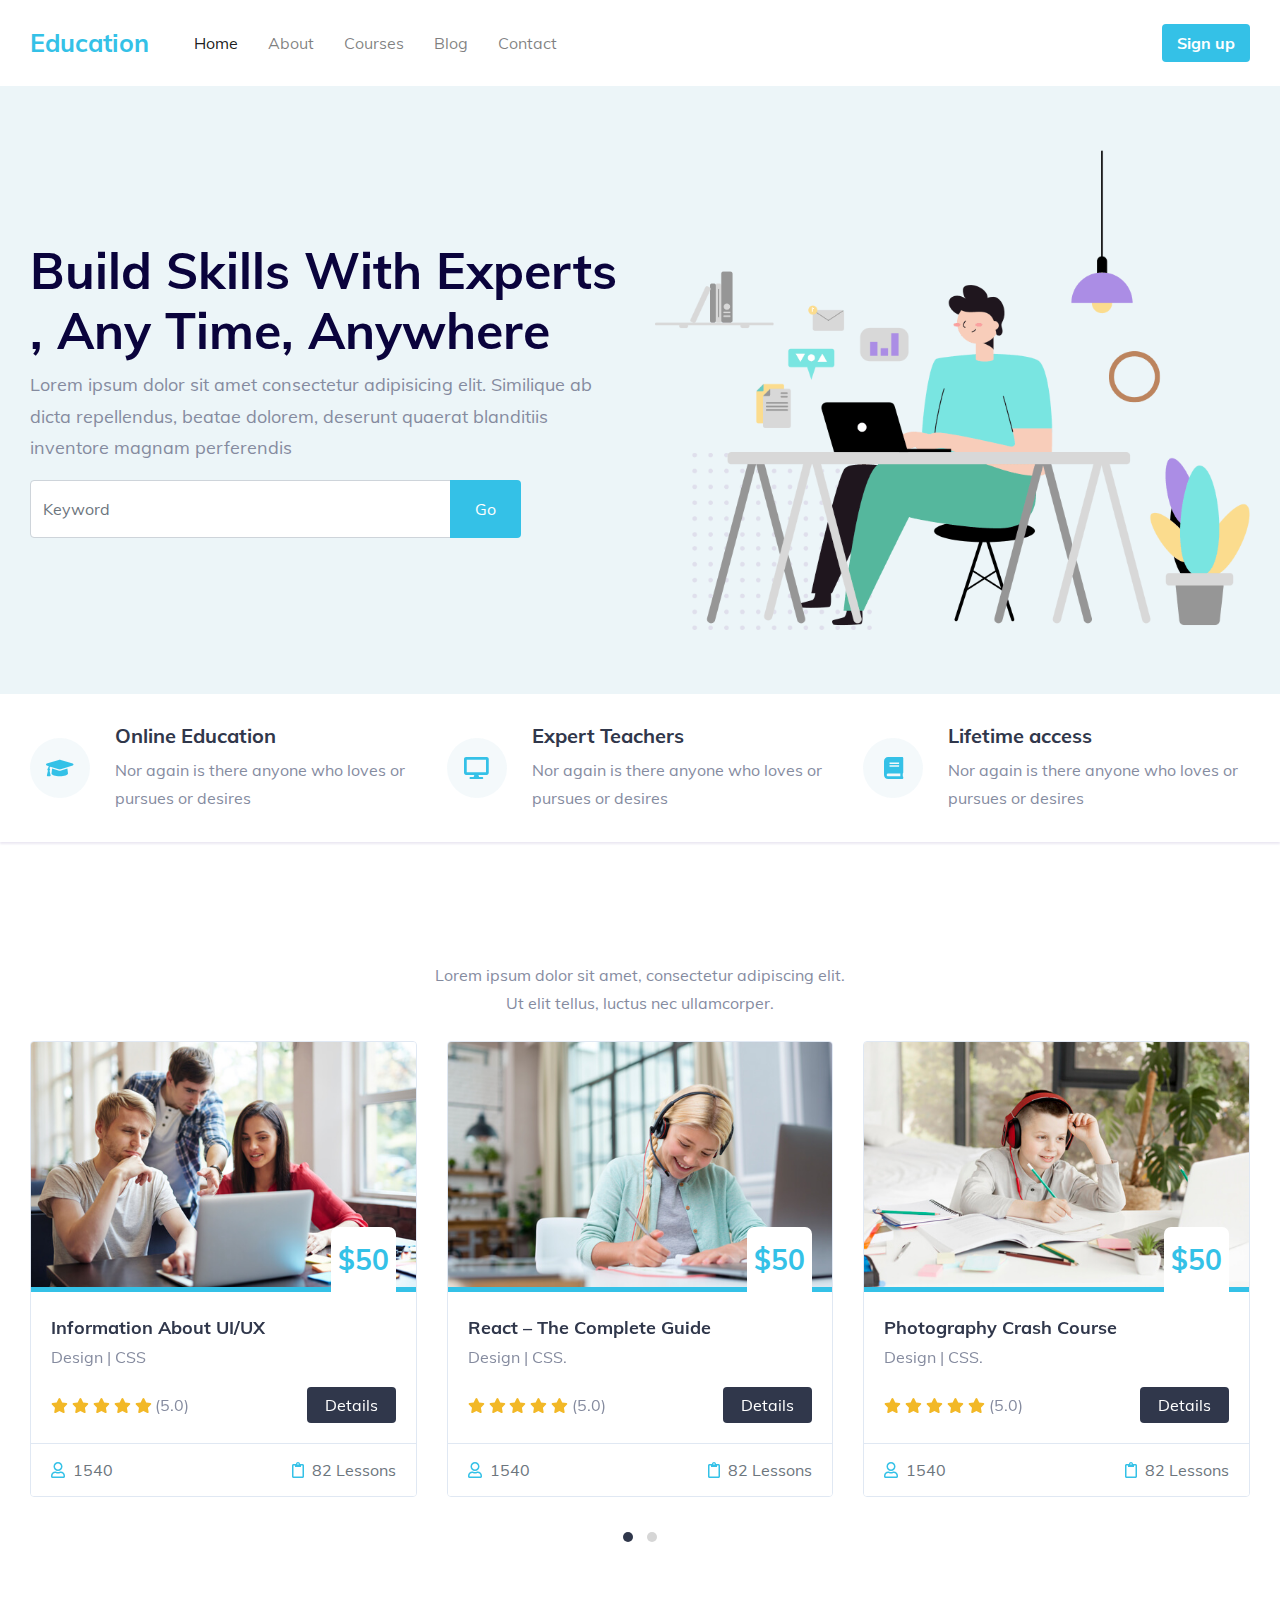
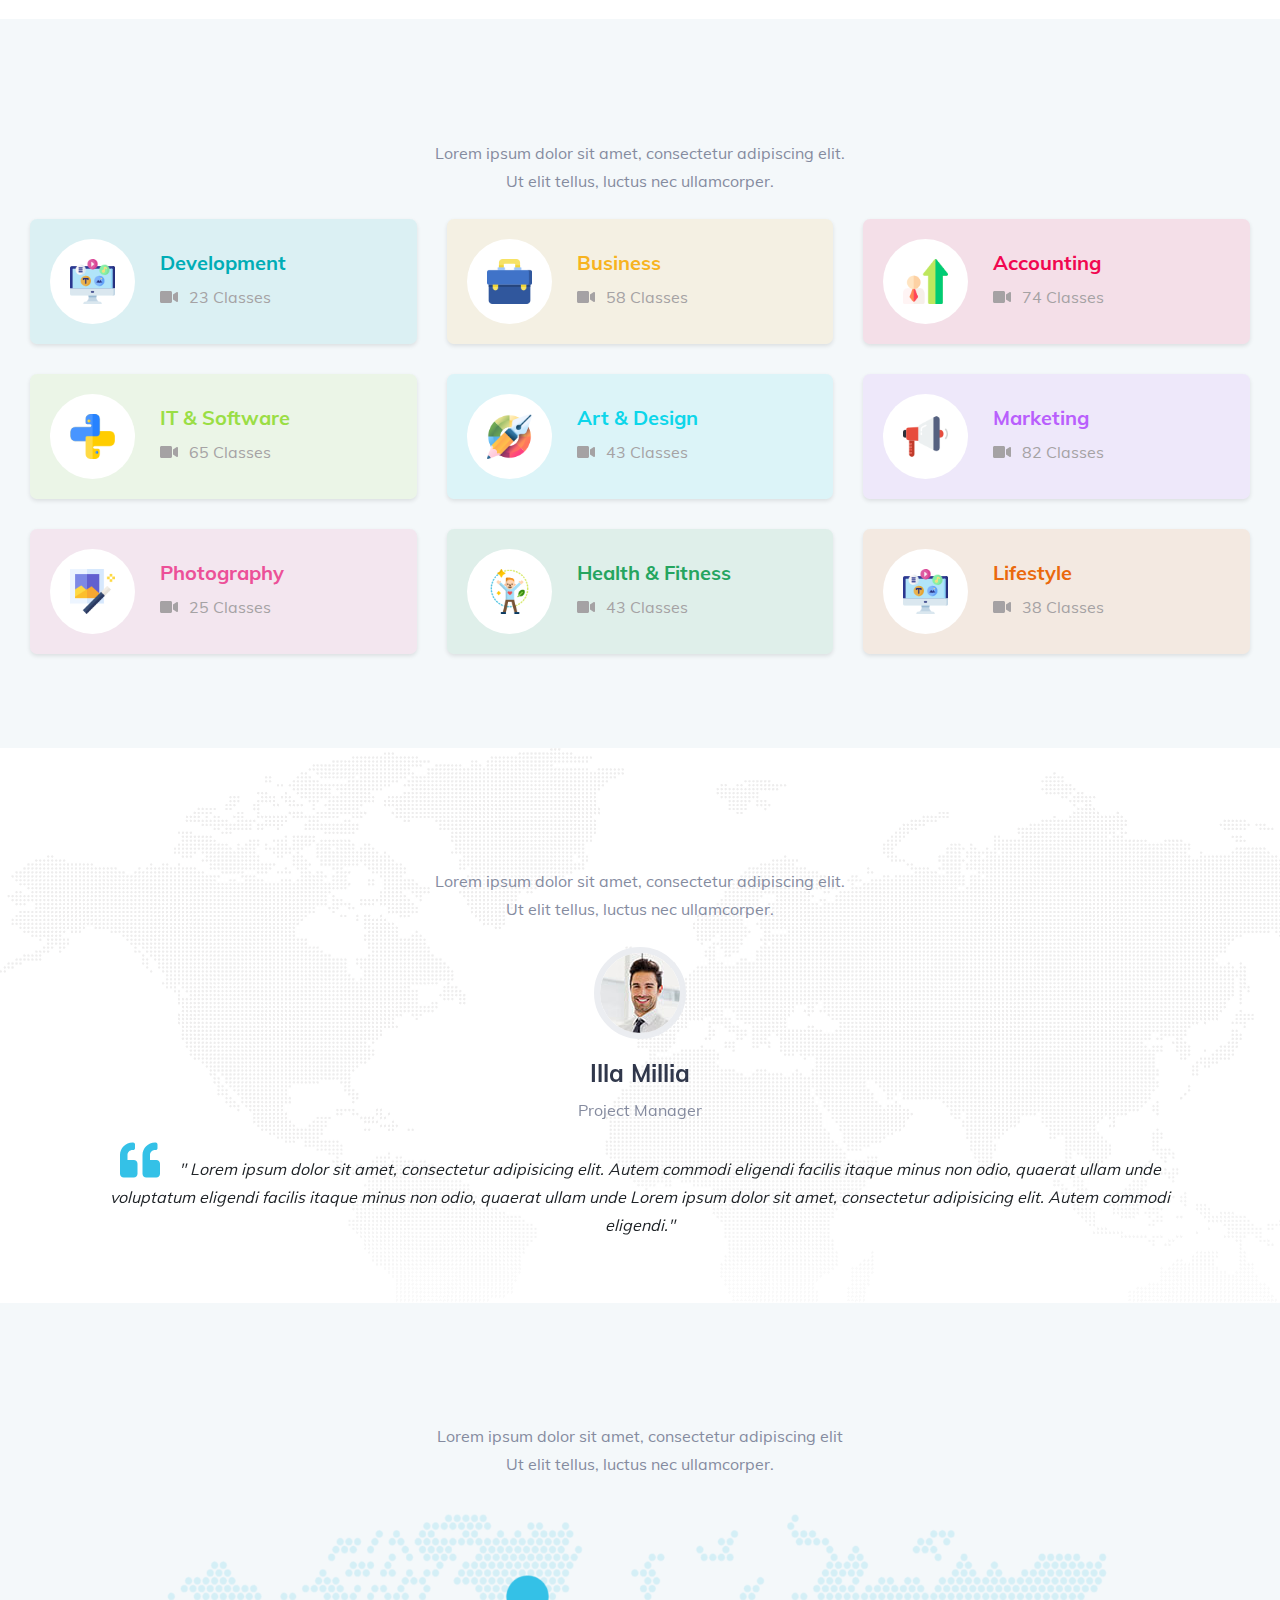
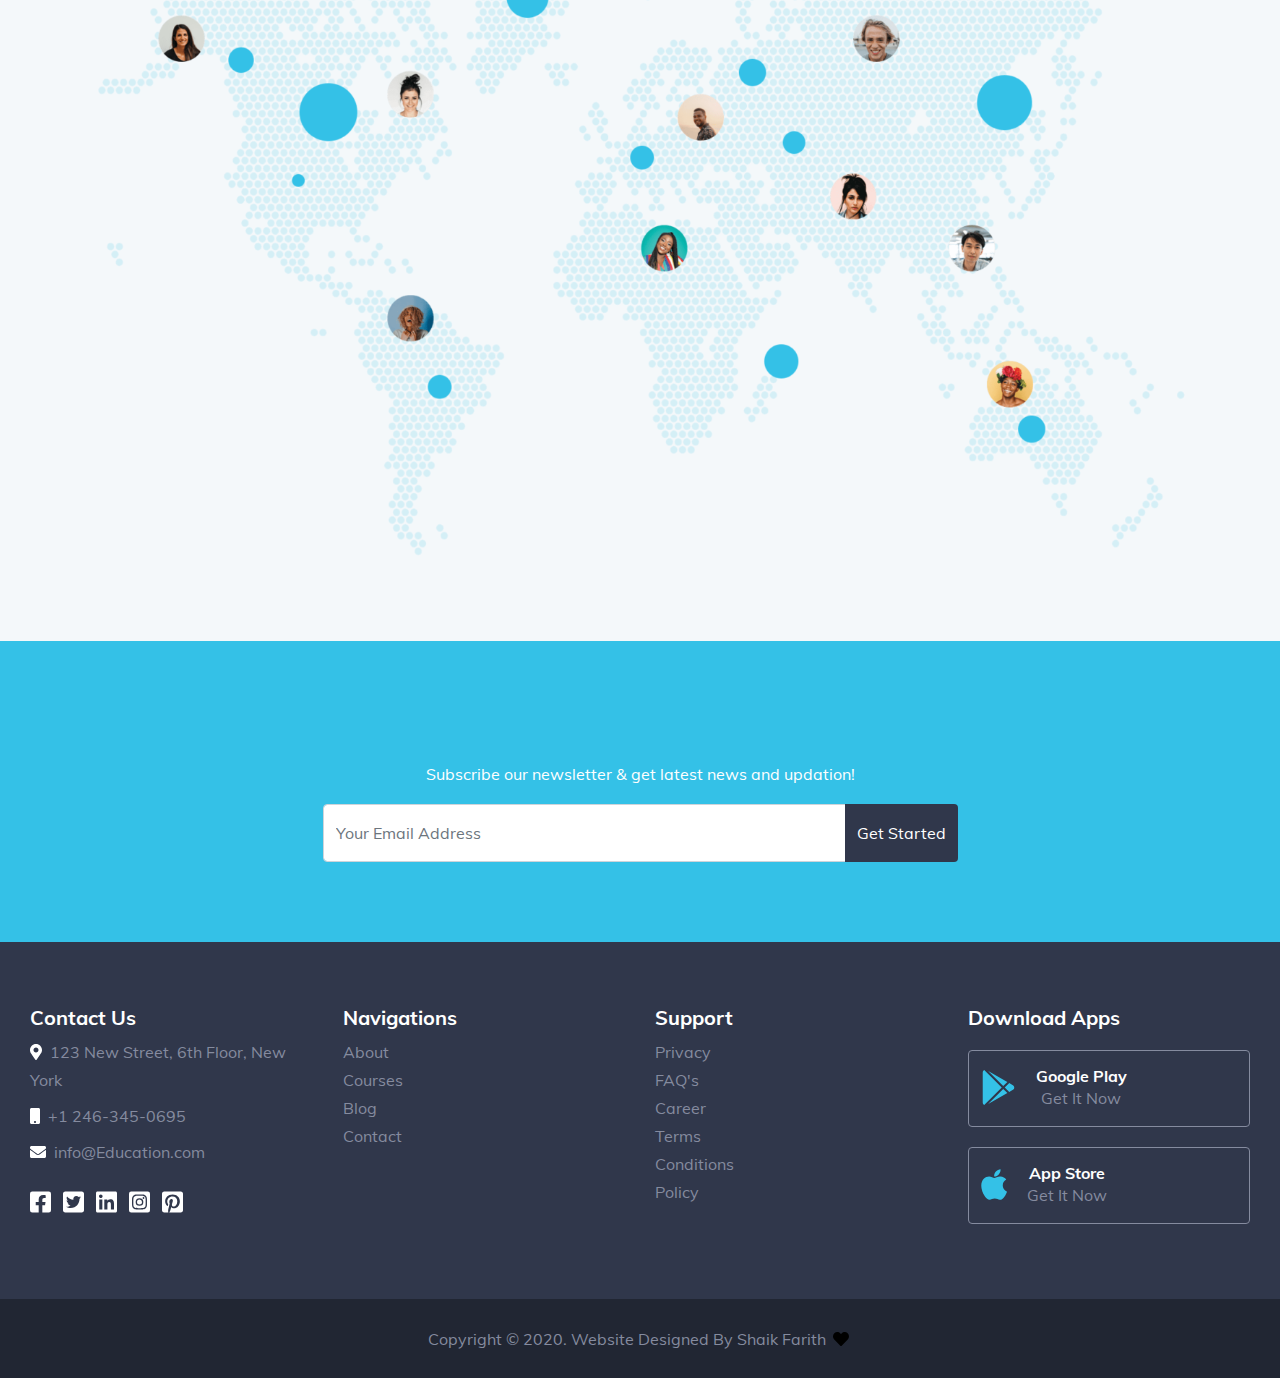
<file: index.html>
<!DOCTYPE html>
<html lang="en">

<head>
  <meta charset="UTF-8">
  <meta name="viewport" content="width=device-width, initial-scale=1.0">
  <meta http-equiv="X-UA-Compatible" content="ie=edge">
  <title>Education</title>
  <!-- CSS Link -->
  <link rel="stylesheet" href="css/owl.carousel.min.css">
  <link rel="stylesheet" href="css/owl.theme.default.min.css">
  <link rel="stylesheet" href="css/animate.css">
  <link rel="stylesheet" href="css/bootstrap.min.css">
  <link rel="stylesheet" href="css/style.css">
</head>

<body>
  <!-- Root Section Start-->
  <div id="root">
    <!-- Main Section Start-->
    <div class="main-section">
      <!-- Top Header Section Start-->
      <div class="top-header">
        <div class="container-fluid">
          <nav class="navbar navbar-expand-lg navbar-light navigation">
            <a class="navbar-brand nav-logo" href="#">Education</a>
            <button class="navbar-toggler" type="button" data-toggle="collapse" data-target="#navbarSupportedContent" aria-controls="navbarSupportedContent" aria-expanded="false" aria-label="Toggle navigation">
              <span class="navbar-toggler-icon"></span>
            </button>
            <div class="collapse navbar-collapse" id="navbarSupportedContent">
              <ul class="navbar-nav">
                <li class="nav-item active">
                  <a class="nav-link navigation-menu" href="#">Home <span class="sr-only">(current)</span></a>
                </li>
                <li class="nav-item">
                  <a class="nav-link navigation-menu" href="about.html">About</a>
                </li>
                <li class="nav-item">
                  <a class="nav-link navigation-menu" href="course.html">Courses</a>
                </li>
                <li class="nav-item">
                  <a class="nav-link navigation-menu" href="blog.html">Blog</a>
                </li>
                <li class="nav-item">
                  <a class="nav-link navigation-menu" href="contact.html">Contact</a>
                </li>
              </ul>
              <ul class="navbar-nav ml-auto">
                <li class="nav-item">
                  <!-- <a class="btn btn-primary navigation-btn-green">Sign in</a> -->
                  <a class="btn btn-primary navigation-btn-green">Sign up</a>
                </li>
              </ul>
            </div>
          </nav>
        </div>
      </div>
      <!-- Top Header Section End-->

      <!-- Bottom Header Section Start-->
      <div class="bottom-header">
        <div class="bottom-content">
          <div class="container-fluid">
            <div class="row bottom-main-row">
              <div class="col-lg-6">
                <div class="bottom-header-left">
                  <h1 class="bottom-heading wow fadeInUp" data-wow-duration="1s">Build Skills With Experts , Any Time, Anywhere</h1>
                  <p class="bottom-text">Lorem ipsum dolor sit amet consectetur adipisicing elit. Similique ab dicta repellendus, beatae dolorem, deserunt quaerat blanditiis inventore magnam perferendis</p>
                  <div class="row">
                    <div class="col-lg-10">
                      <div class="form-group form-wrap">
                        <div class="input-group">
                          <input type="text" class="form-control search-box" placeholder="Keyword" aria-label="Recipient's username" aria-describedby="basic-addon2">
                          <div class="input-group-append">
                            <button class="btn btn-outline-secondary search-btn" type="button">Go</button>
                          </div>
                        </div>
                      </div>
                    </div>
                  </div>
                </div>
              </div>
              <div class="col-lg-6">
                <div class="bottom-header-right position-relative">
                  <img class="img-fluid wow slideInRight" data-wow-duration="1s" src="image/main-banner3.png" alt="">
                </div>
              </div>
            </div>
          </div>
        </div>
      </div>
      <!-- Bottom Header Section End-->

      <!-- Info Section Start -->
      <section class="info-section">
        <div class="container-fluid">
          <div class="row info-wrap">
            <div class="col-lg-4">
              <div class="info">
                <div class="info-icon">
                  <i class="fa fa-graduation-cap"></i>
                </div>
                <div class="info-details">
                  <h5 class="jeans-blue">Online Education</h5>
                  <p class="m-0">Nor again is there anyone who loves or pursues or desires</p>
                </div>
              </div>
            </div>
            <div class="col-lg-4">
              <div class="info">
                <div class="info-icon">
                  <i class="fa fa-desktop"></i>
                </div>
                <div class="info-details">
                  <h5 class="jeans-blue">Expert Teachers</h5>
                  <p class="m-0">Nor again is there anyone who loves or pursues or desires</p>
                </div>
              </div>
            </div>
            <div class="col-lg-4">
              <div class="info">
                <div class="info-icon">
                  <i class="fa fa-book"></i>
                </div>
                <div class="info-details">
                  <h5 class="jeans-blue">Lifetime access</h5>
                  <p class="m-0">Nor again is there anyone who loves or pursues or desires</p>
                </div>
              </div>
            </div>
          </div>
        </div>
      </section>
      <!-- Info Section End -->

      <!-- Feature Section Start-->
      <section class="feature-section">
        <div class="container-fluid">
          <div class="row">
            <div class="col-12">
              <h2 class="section-heading wow fadeInUp" data-wow-duration="1s">Featured Courses</h2>
              <p class="text-center mb-0">Lorem ipsum dolor sit amet, consectetur adipiscing elit. </p>
              <p class="text-center mb-4">Ut elit tellus, luctus nec ullamcorper.</p>
            </div>
          </div>
          <div class="row">
            <div id="feature-carousel" class="owl-carousel owl-theme">
              <div class="item feature-item">
                <div class="card">
                  <a href="#">
                    <img class="card-img-top" src="image/course-img-1.jpg" alt="Card image cap">
                  </a>
                  <div class="card-body position-relative feature-card">
                    <div class="price-shadow">
                      <h3 class="price-text">$50</h3>
                    </div>
                    <a class="feature-title" href="">Information About UI/UX</a>
                    <p class="card-text">Design | CSS</p>
                    <div class="d-flex align-items-center justify-content-between">
                      <ul class="list-unstyled list-inline mb-0">
                        <li class="list-inline-item rating"><i class="fa fa-star star"></i></li>
                        <li class="list-inline-item rating"><i class="fa fa-star star"></i></li>
                        <li class="list-inline-item rating"><i class="fa fa-star star"></i></li>
                        <li class="list-inline-item rating"><i class="fa fa-star star"></i></li>
                        <li class="list-inline-item rating"><i class="fa fa-star star"></i></li>
                        <li class="list-inline-item rating"><span>(5.0)</span></li>
                      </ul>
                      <a href="#" class="btn btn-primary feature-btn">Details</a>
                    </div>
                  </div>
                  <div class="card-footer bg-white">
                    <ul class="list-unstyled list-inline mb-0 d-lg-flex align-items-center justify-content-between">
                      <li class="list-inline-item">
                        <i class="far fa-user mr-1 green"></i>
                        <span class="text-muted">1540</span>
                      </li>
                      <li class="list-inline-item">
                        <i class="far fa-clipboard mr-1 green"></i>
                        <span class="text-muted">82 Lessons</span>
                      </li>
                    </ul>
                  </div>
                </div>
              </div>
              <div class="item feature-item">
                <div class="card">
                  <a href="#">
                    <img class="card-img-top" src="image/course-img-2.jpg" alt="Card image cap">
                  </a>
                  <div class="card-body position-relative feature-card">
                    <div class="price-shadow">
                      <h3 class="price-text">$50</h3>
                    </div>
                    <a class="feature-title" href="">React – The Complete Guide</a>
                    <p class="card-text">Design | CSS.</p>
                    <div class="d-flex align-items-center justify-content-between">
                      <ul class="list-unstyled list-inline mb-0">
                        <li class="list-inline-item rating"><i class="fa fa-star star"></i></li>
                        <li class="list-inline-item rating"><i class="fa fa-star star"></i></li>
                        <li class="list-inline-item rating"><i class="fa fa-star star"></i></li>
                        <li class="list-inline-item rating"><i class="fa fa-star star"></i></li>
                        <li class="list-inline-item rating"><i class="fa fa-star star"></i></li>
                        <li class="list-inline-item rating"><span>(5.0)</span></li>
                      </ul>
                      <a href="#" class="btn btn-primary feature-btn">Details</a>
                    </div>
                  </div>
                  <div class="card-footer bg-white">
                    <ul class="list-unstyled list-inline mb-0 d-lg-flex align-items-center justify-content-between">
                      <li class="list-inline-item">
                        <i class="far fa-user mr-1 green"></i>
                        <span class="text-muted">1540</span>
                      </li>
                      <li class="list-inline-item">
                        <i class="far fa-clipboard mr-1 green"></i>
                        <span class="text-muted">82 Lessons</span>
                      </li>
                    </ul>
                  </div>
                </div>
              </div>
              <div class="item feature-item">
                <div class="card">
                  <a href="#">
                    <img class="card-img-top" src="image/course-img-3.jpg" alt="Card image cap">
                  </a>
                  <div class="card-body position-relative feature-card">
                    <div class="price-shadow">
                      <h3 class="price-text">$50</h3>
                    </div>
                    <a class="feature-title" href="">Photography Crash Course</a>
                    <p class="card-text">Design | CSS.</p>
                    <div class="d-flex align-items-center justify-content-between">
                      <ul class="list-unstyled list-inline mb-0">
                        <li class="list-inline-item rating"><i class="fa fa-star star"></i></li>
                        <li class="list-inline-item rating"><i class="fa fa-star star"></i></li>
                        <li class="list-inline-item rating"><i class="fa fa-star star"></i></li>
                        <li class="list-inline-item rating"><i class="fa fa-star star"></i></li>
                        <li class="list-inline-item rating"><i class="fa fa-star star"></i></li>
                        <li class="list-inline-item rating"><span>(5.0)</span></li>
                      </ul>
                      <a href="#" class="btn btn-primary feature-btn">Details</a>
                    </div>
                  </div>
                  <div class="card-footer bg-white">
                    <ul class="list-unstyled list-inline mb-0 d-lg-flex align-items-center justify-content-between">
                      <li class="list-inline-item">
                        <i class="far fa-user mr-1 green"></i>
                        <span class="text-muted">1540</span>
                      </li>
                      <li class="list-inline-item">
                        <i class="far fa-clipboard mr-1 green"></i>
                        <span class="text-muted">82 Lessons</span>
                      </li>
                    </ul>
                  </div>
                </div>
              </div>
              <div class="item feature-item">
                <div class="card">
                  <a href="#">
                    <img class="card-img-top" src="image/course-img-4.jpg" alt="Card image cap">
                  </a>
                  <div class="card-body position-relative feature-card">
                    <div class="price-shadow">
                      <h3 class="price-text">$50</h3>
                    </div>
                    <a class="feature-title" href="">WebCrash Course</a>
                    <p class="card-text">Design | CSS.</p>
                    <div class="d-flex align-items-center justify-content-between">
                      <ul class="list-unstyled list-inline mb-0">
                        <li class="list-inline-item rating"><i class="fa fa-star star"></i></li>
                        <li class="list-inline-item rating"><i class="fa fa-star star"></i></li>
                        <li class="list-inline-item rating"><i class="fa fa-star star"></i></li>
                        <li class="list-inline-item rating"><i class="fa fa-star star"></i></li>
                        <li class="list-inline-item rating"><i class="fa fa-star star"></i></li>
                        <li class="list-inline-item rating"><span>(5.0)</span></li>
                      </ul>
                      <a href="#" class="btn btn-primary feature-btn">Details</a>
                    </div>
                  </div>
                  <div class="card-footer bg-white">
                    <ul class="list-unstyled list-inline mb-0 d-lg-flex align-items-center justify-content-between">
                      <li class="list-inline-item">
                        <i class="far fa-user mr-1 green"></i>
                        <span class="text-muted">1540</span>
                      </li>
                      <li class="list-inline-item">
                        <i class="far fa-clipboard mr-1 green"></i>
                        <span class="text-muted">82 Lessons</span>
                      </li>
                    </ul>
                  </div>
                </div>
              </div>
              <div class="item feature-item">
                <div class="card">
                  <a href="#">
                    <img class="card-img-top" src="image/course-img-5.jpg" alt="Card image cap">
                  </a>
                  <div class="card-body position-relative feature-card">
                    <div class="price-shadow">
                      <h3 class="price-text">$50</h3>
                    </div>
                    <a class="feature-title" href="">Design Instruments</a>
                    <p class="card-text">Design | CSS.</p>
                    <div class="d-flex align-items-center justify-content-between">
                      <ul class="list-unstyled list-inline mb-0">
                        <li class="list-inline-item rating"><i class="fa fa-star star"></i></li>
                        <li class="list-inline-item rating"><i class="fa fa-star star"></i></li>
                        <li class="list-inline-item rating"><i class="fa fa-star star"></i></li>
                        <li class="list-inline-item rating"><i class="fa fa-star star"></i></li>
                        <li class="list-inline-item rating"><i class="fa fa-star star"></i></li>
                        <li class="list-inline-item rating"><span>(5.0)</span></li>
                      </ul>
                      <a href="#" class="btn btn-primary feature-btn">Details</a>
                    </div>
                  </div>
                  <div class="card-footer bg-white">
                    <ul class="list-unstyled list-inline mb-0 d-lg-flex align-items-center justify-content-between">
                      <li class="list-inline-item">
                        <i class="far fa-user mr-1 green"></i>
                        <span class="text-muted">1540</span>
                      </li>
                      <li class="list-inline-item">
                        <i class="far fa-clipboard mr-1 green"></i>
                        <span class="text-muted">82 Lessons</span>
                      </li>
                    </ul>
                  </div>
                </div>
              </div>
              <div class="item feature-item">
                <div class="card">
                  <a href="#">
                    <img class="card-img-top" src="image/course-img-6.jpg" alt="Card image cap">
                  </a>
                  <div class="card-body position-relative feature-card">
                    <div class="price-shadow">
                      <h3 class="price-text">$50</h3>
                    </div>
                    <a class="feature-title" href="">Information About UI/UX</a>
                    <p class="card-text">Design | CSS.</p>
                    <div class="d-flex align-items-center justify-content-between">
                      <ul class="list-unstyled list-inline mb-0">
                        <li class="list-inline-item rating"><i class="fa fa-star star"></i></li>
                        <li class="list-inline-item rating"><i class="fa fa-star star"></i></li>
                        <li class="list-inline-item rating"><i class="fa fa-star star"></i></li>
                        <li class="list-inline-item rating"><i class="fa fa-star star"></i></li>
                        <li class="list-inline-item rating"><i class="fa fa-star star"></i></li>
                        <li class="list-inline-item rating"><span>(5.0)</span></li>
                      </ul>
                      <a href="#" class="btn btn-primary feature-btn">Details</a>
                    </div>
                  </div>
                  <div class="card-footer bg-white">
                    <ul class="list-unstyled list-inline mb-0 d-lg-flex align-items-center justify-content-between">
                      <li class="list-inline-item">
                        <i class="far fa-user mr-1 green"></i>
                        <span class="text-muted">1540</span>
                      </li>
                      <li class="list-inline-item">
                        <i class="far fa-clipboard mr-1 green"></i>
                        <span class="text-muted">82 Lessons</span>
                      </li>
                    </ul>
                  </div>
                </div>
              </div>
            </div>
          </div>
        </div>
      </section>
      <!-- Feature Section End -->

      <!-- Section Start -->
      <section class="popular-section">
        <div class="container-fluid">
          <div class="row">
            <div class="col-12">
              <h2 class="section-heading wow fadeInUp" data-wow-duration="1s">Hot & Popular Courses</h2>
              <p class="text-center mb-0">Lorem ipsum dolor sit amet, consectetur adipiscing elit. </p>
              <p class="text-center mb-4">Ut elit tellus, luctus nec ullamcorper.</p>
            </div>
          </div>
          <div class="row">
            <div class="col-lg-4 col-md-6">
              <div class="edu-cat box-1 popular-section-wrap">
                <div class="edu-cat-icon">
                  <a href="#">
                    <img class="cat-img" src="image/content.png" alt="">
                  </a>
                </div>
                <div class="edu-cat-data">
                  <h5>
                    <a class="box-1-link" href="#">Development</a>
                  </h5>
                  <ul class="list-unstyled m-0">
                    <li>
                      <i class="fas fa-video video-icon"></i>
                      <span class="video-text">23 Classes</span>
                    </li>
                  </ul>
                </div>
              </div>
            </div>
            <div class="col-lg-4 col-md-6">
              <div class="edu-cat box-2 popular-section-wrap">
                <div class="edu-cat-icon">
                  <a href="#">
                    <img class="cat-img" src="image/briefcase.png" alt="">
                  </a>
                </div>
                <div class="edu-cat-data">
                  <h5>
                    <a class="box-2-link" href="#">Business</a>
                  </h5>
                  <ul class="list-unstyled m-0">
                    <li>
                      <i class="fas fa-video video-icon"></i>
                      <span class="video-text">58 Classes</span>
                    </li>
                  </ul>
                </div>
              </div>
            </div>
            <div class="col-lg-4 col-md-6">
              <div class="edu-cat box-3 popular-section-wrap">
                <div class="edu-cat-icon">
                  <a href="#">
                    <img class="cat-img" src="image/career.png" alt="">
                  </a>
                </div>
                <div class="edu-cat-data">
                  <h5>
                    <a class="box-3-link" href="#">Accounting</a>
                  </h5>
                  <ul class="list-unstyled m-0">
                    <li>
                      <i class="fas fa-video video-icon"></i>
                      <span class="video-text">74 Classes</span>
                    </li>
                  </ul>
                </div>
              </div>
            </div>
            <div class="col-lg-4 col-md-6">
              <div class="edu-cat box-4 popular-section-wrap">
                <div class="edu-cat-icon">
                  <a href="#">
                    <img class="cat-img" src="image/python.png" alt="">
                  </a>
                </div>
                <div class="edu-cat-data">
                  <h5>
                    <a class="box-4-link" href="#">IT & Software</a>
                  </h5>
                  <ul class="list-unstyled m-0">
                    <li>
                      <i class="fas fa-video video-icon"></i>
                      <span class="video-text">65 Classes</span>
                    </li>
                  </ul>
                </div>
              </div>
            </div>
            <div class="col-lg-4 col-md-6">
              <div class="edu-cat box-5 popular-section-wrap">
                <div class="edu-cat-icon">
                  <a href="#">
                    <img class="cat-img" src="image/designer.png" alt="">
                  </a>
                </div>
                <div class="edu-cat-data">
                  <h5>
                    <a class="box-5-link" href="#">Art & Design</a>
                  </h5>
                  <ul class="list-unstyled m-0">
                    <li>
                      <i class="fas fa-video video-icon"></i>
                      <span class="video-text">43 Classes</span>
                    </li>
                  </ul>
                </div>
              </div>
            </div>
            <div class="col-lg-4 col-md-6">
              <div class="edu-cat box-6 popular-section-wrap">
                <div class="edu-cat-icon">
                  <a href="#">
                    <img class="cat-img" src="image/speaker.png" alt="">
                  </a>
                </div>
                <div class="edu-cat-data">
                  <h5>
                    <a class="box-6-link" href="#">Marketing</a>
                  </h5>
                  <ul class="list-unstyled m-0">
                    <li>
                      <i class="fas fa-video video-icon"></i>
                      <span class="video-text">82 Classes</span>
                    </li>
                  </ul>
                </div>
              </div>
            </div>
            <div class="col-lg-4 col-md-6">
              <div class="edu-cat box-7 popular-section-wrap">
                <div class="edu-cat-icon">
                  <a href="#">
                    <img class="cat-img" src="image/photo.png" alt="">
                  </a>
                </div>
                <div class="edu-cat-data">
                  <h5>
                    <a class="box-7-link" href="#">Photography</a>
                  </h5>
                  <ul class="list-unstyled m-0">
                    <li>
                      <i class="fas fa-video video-icon"></i>
                      <span class="video-text">25 Classes</span>
                    </li>
                  </ul>
                </div>
              </div>
            </div>
            <div class="col-lg-4 col-md-6">
              <div class="edu-cat box-8 popular-section-wrap">
                <div class="edu-cat-icon">
                  <a href="#">
                    <img class="cat-img" src="image/health.png" alt="">
                  </a>
                </div>
                <div class="edu-cat-data">
                  <h5>
                    <a class="box-8-link" href="#">Health & Fitness</a>
                  </h5>
                  <ul class="list-unstyled m-0">
                    <li>
                      <i class="fas fa-video video-icon"></i>
                      <span class="video-text">43 Classes</span>
                    </li>
                  </ul>
                </div>
              </div>
            </div>
            <div class="col-lg-4 col-md-6">
              <div class="edu-cat box-9">
                <div class="edu-cat-icon">
                  <a href="#">
                    <img class="cat-img" src="image/content.png" alt="">
                  </a>
                </div>
                <div class="edu-cat-data">
                  <h5>
                    <a class="box-9-link" href="#">Lifestyle</a>
                  </h5>
                  <ul class="list-unstyled m-0">
                    <li>
                      <i class="fas fa-video video-icon"></i>
                      <span class="video-text">38 Classes</span>
                    </li>
                  </ul>
                </div>
              </div>
            </div>
          </div>
        </div>
      </section>
      <!-- Popular Section End -->

      <!-- Testimonial Section Start -->
      <section class="testimonial-section">
        <div class="container-fluid">
          <div class="row">
            <div class="col-12">
              <h2 class="section-heading wow fadeInUp" data-wow-duration="1s">What People Say?</h2>
              <p class="text-center mb-0">Lorem ipsum dolor sit amet, consectetur adipiscing elit. </p>
              <p class="text-center mb-4">Ut elit tellus, luctus nec ullamcorper.</p>
            </div>
            <div class="col-12">
              <div id="carouselExampleSlidesOnly" class="carousel slide" data-ride="carousel">
                <div class="carousel-inner">
                  <div class="carousel-item active text-center px-md-5">
                    <img class="testimonial-image" src="image/1.jpg" alt="">
                    <h4 class="testimonial-text jeans-blue">Illa Millia</h4>
                    <p>Project Manager</p>
                    <em>
                      <i class="fas fa-quote-left quote-icon"></i>
                      " Lorem ipsum dolor sit amet, consectetur adipisicing elit. Autem commodi eligendi facilis itaque minus non odio, quaerat ullam unde voluptatum eligendi facilis itaque minus non odio, quaerat ullam unde Lorem ipsum dolor
                      sit amet, consectetur adipisicing elit. Autem commodi eligendi."
                    </em>
                  </div>
                  <div class="carousel-item text-center px-md-5">
                    <img class="testimonial-image" src="image/2.jpg" alt="">
                    <h4 class="testimonial-text jeans-blue">Illa Millia</h4>
                    <p>Project Manager</p>
                    <em>
                      <i class="fas fa-quote-left quote-icon"></i>
                      " Lorem ipsum dolor sit amet, consectetur adipisicing elit. Autem commodi eligendi facilis itaque minus non odio, quaerat ullam unde voluptatum eligendi facilis itaque minus non odio, quaerat ullam unde Lorem ipsum dolor
                      sit amet, consectetur adipisicing elit. Autem commodi eligendi."
                    </em>
                  </div>
                  <div class="carousel-item text-center px-md-5">
                    <img class="testimonial-image" src="image/3.jpg" alt="">
                    <h4 class="testimonial-text jeans-blue">Illa Millia</h4>
                    <p>Project Manager</p>
                    <em>
                      <i class="fas fa-quote-left quote-icon"></i>
                      " Lorem ipsum dolor sit amet, consectetur adipisicing elit. Autem commodi eligendi facilis itaque minus non odio, quaerat ullam unde voluptatum eligendi facilis itaque minus non odio, quaerat ullam unde Lorem ipsum dolor
                      sit amet, consectetur adipisicing elit. Autem commodi eligendi."
                    </em>
                  </div>
                  <div class="carousel-item text-center px-md-5">
                    <img class="testimonial-image" src="image/4.jpg" alt="">
                    <h4 class="testimonial-text jeans-blue">Illa Millia</h4>
                    <p>Project Manager</p>
                    <em>
                      <i class="fas fa-quote-left quote-icon"></i>
                      " Lorem ipsum dolor sit amet, consectetur adipisicing elit. Autem commodi eligendi facilis itaque minus non odio, quaerat ullam unde voluptatum eligendi facilis itaque minus non odio, quaerat ullam unde Lorem ipsum dolor
                      sit amet, consectetur adipisicing elit. Autem commodi eligendi."
                    </em>
                  </div>
                </div>
              </div>
            </div>
          </div>
        </div>
      </section>
      <!-- Testimonial Section End -->

      <!-- Students Section Start -->
      <section class="student-section">
        <div class="container">
          <div class="row">
            <div class="col-12">
              <h2 class="section-heading wow fadeInUp" data-wow-duration="1s">Join over 4 million students</h2>
              <p class="text-center mb-0">Lorem ipsum dolor sit amet, consectetur adipiscing elit</p>
              <p class="text-center mb-4">Ut elit tellus, luctus nec ullamcorper.</p>
            </div>
          </div>
          <div class="row">
            <div class="col-lg-12">
              <img class="img-fluid" src="image/map.png" alt="">
            </div>
          </div>
        </div>
      </section>
      <!-- Students Section End -->

      <!-- Newletter Section Start -->
      <section class="newsletter-section">
        <div class="container">
          <div class="row">
            <div class="col-12">
              <h2 class="section-heading text-white wow fadeInUp" data-wow-duration="1s">Join Thousand Of Happy Students!</h2>
              <p class="text-white text-center">Subscribe our newsletter & get latest news and updation!</p>
            </div>
            <div class="col-lg-7 mx-auto">
              <div class="form-group form-wrap">
                <div class="input-group">
                  <input type="text" class="form-control sigmup-me" placeholder="Your Email Address" aria-label="Recipient's username" aria-describedby="basic-addon2">
                  <div class="input-group-append">
                    <button class="btn btn-secondary signup-btn" type="button">Get Started</button>
                  </div>
                </div>
              </div>
            </div>
          </div>
        </div>
      </section>
      <!-- Newletter Section End -->

      <!-- Footer Section Top Start -->
      <footer class="footer-section-top">
        <div class="container-fluid">
          <div class="row">
            <div class="col-lg-3 col-md-6 col-sm-6">
              <h5 class="text-white">Contact Us</h5>
              <ul class="list-unstyled mb-4">
                <li class="mb-2">
                  <i class="fas fa-map-marker-alt mr-1 text-white"></i>
                  <a class="footer-link" href="#">123 New Street, 6th Floor, New York</a>
                </li>
                <li class="mb-2">
                  <i class="fas fa-mobile mr-1 text-white"></i>
                  <a class="footer-link" href="#">+1 246-345-0695</a>
                </li>
                <li class="mb-2">
                  <i class="fas fa-envelope mr-1 text-white"></i>
                  <a class="footer-link" href="#">info@Education.com</a>
                </li>
              </ul>
              <ul class="list-unstyled list-inline">
                <li class="list-inline-item">
                  <a href="#">
                    <i class="fab fa-facebook-square social-icon"></i>
                  </a>
                </li>
                <li class="list-inline-item">
                  <a href="#">
                    <i class="fab fa-twitter-square social-icon"></i>
                  </a>
                </li>
                <li class="list-inline-item">
                  <a href="#">
                    <i class="fab fa-linkedin social-icon"></i>
                  </a>
                </li>
                <li class="list-inline-item">
                  <a href="#">
                    <i class="fab fa-instagram-square social-icon"></i>
                  </a>
                </li>
                <li class="list-inline-item">
                  <a href="#">
                    <i class="fab fa-pinterest-square social-icon"></i>
                  </a>
                </li>
              </ul>
            </div>
            <div class="col-lg-3 col-md-6 col-sm-6">
              <h5 class="text-white">Navigations</h5>
              <ul class="list-unstyled">
                <li><a class="footer-link" href="#">About</a></li>
                <li><a class="footer-link" href="#">Courses</a></li>
                <li><a class="footer-link" href="#">Blog</a></li>
                <li><a class="footer-link" href="#">Contact</a></li>
              </ul>
            </div>
            <div class="col-lg-3 col-md-6 col-sm-6">
              <h5 class="text-white">Support</h5>
              <ul class="list-unstyled">
                <li><a class="footer-link" href="#">Privacy</a></li>
                <li><a class="footer-link" href="#">FAQ's</a></li>
                <li><a class="footer-link" href="#">Career</a></li>
                <li><a class="footer-link" href="#">Terms</a></li>
                <li><a class="footer-link" href="#">Conditions</a></li>
                <li><a class="footer-link" href="#">Policy</a></li>
              </ul>
            </div>
            <div class="col-lg-3 col-md-6 col-sm-6">
              <h5 class="text-white">Download Apps</h5>
              <div>
                <a class="btn btn-secondary download-btn" href="#">
                  <div class="app-icon">
                    <i class="fab fa-google-play download-icon"></i>
                  </div>
                  <div class="app-caps">
                    <h6 class="text-white m-0">Google Play</h6>
                    <p class="m-0">Get It Now</p>
                  </div>
                </a>
                <a class="btn btn-secondary download-btn" href="#">
                  <div class="app-icon">
                    <i class="fab fa-apple download-icon"></i>
                  </div>
                  <div class="app-caps">
                    <h6 class="text-white m-0">App Store</h6>
                    <p class="m-0">Get It Now</p>
                  </div>
                </a>
              </div>
            </div>
          </div>
        </div>
      </footer>
      <!-- Footer Section Top End -->

      <!-- Footer Section bottom Start -->
      <div class="footer-section-bottom">
        <p class="text-center m-0">Copyright © 2020. Website Designed By <span>Shaik Farith </span><i class="fas fa-heart heart-icon"></i></p>
      </div>
      <!-- Footer Section bottom End -->

    </div>
    <!-- Main Section End-->
  </div>
  <!-- Root Section End-->

  <!-- Script Link -->
  <script src="js/wow.js"></script>
  <script src="js/all.js" type="text/javascript"></script>
  <script src="js/jquery-3.4.1.min.js" type="text/javascript"></script>
  <script src="js/bootstrap.min.js" type="text/javascript"></script>
  <script src="js/owl.carousel.min.js"></script>
  <script src="js/wow.js"></script>
  <script src="js/script.js" charset="utf-8"></script>


</body>

</html>
</file>
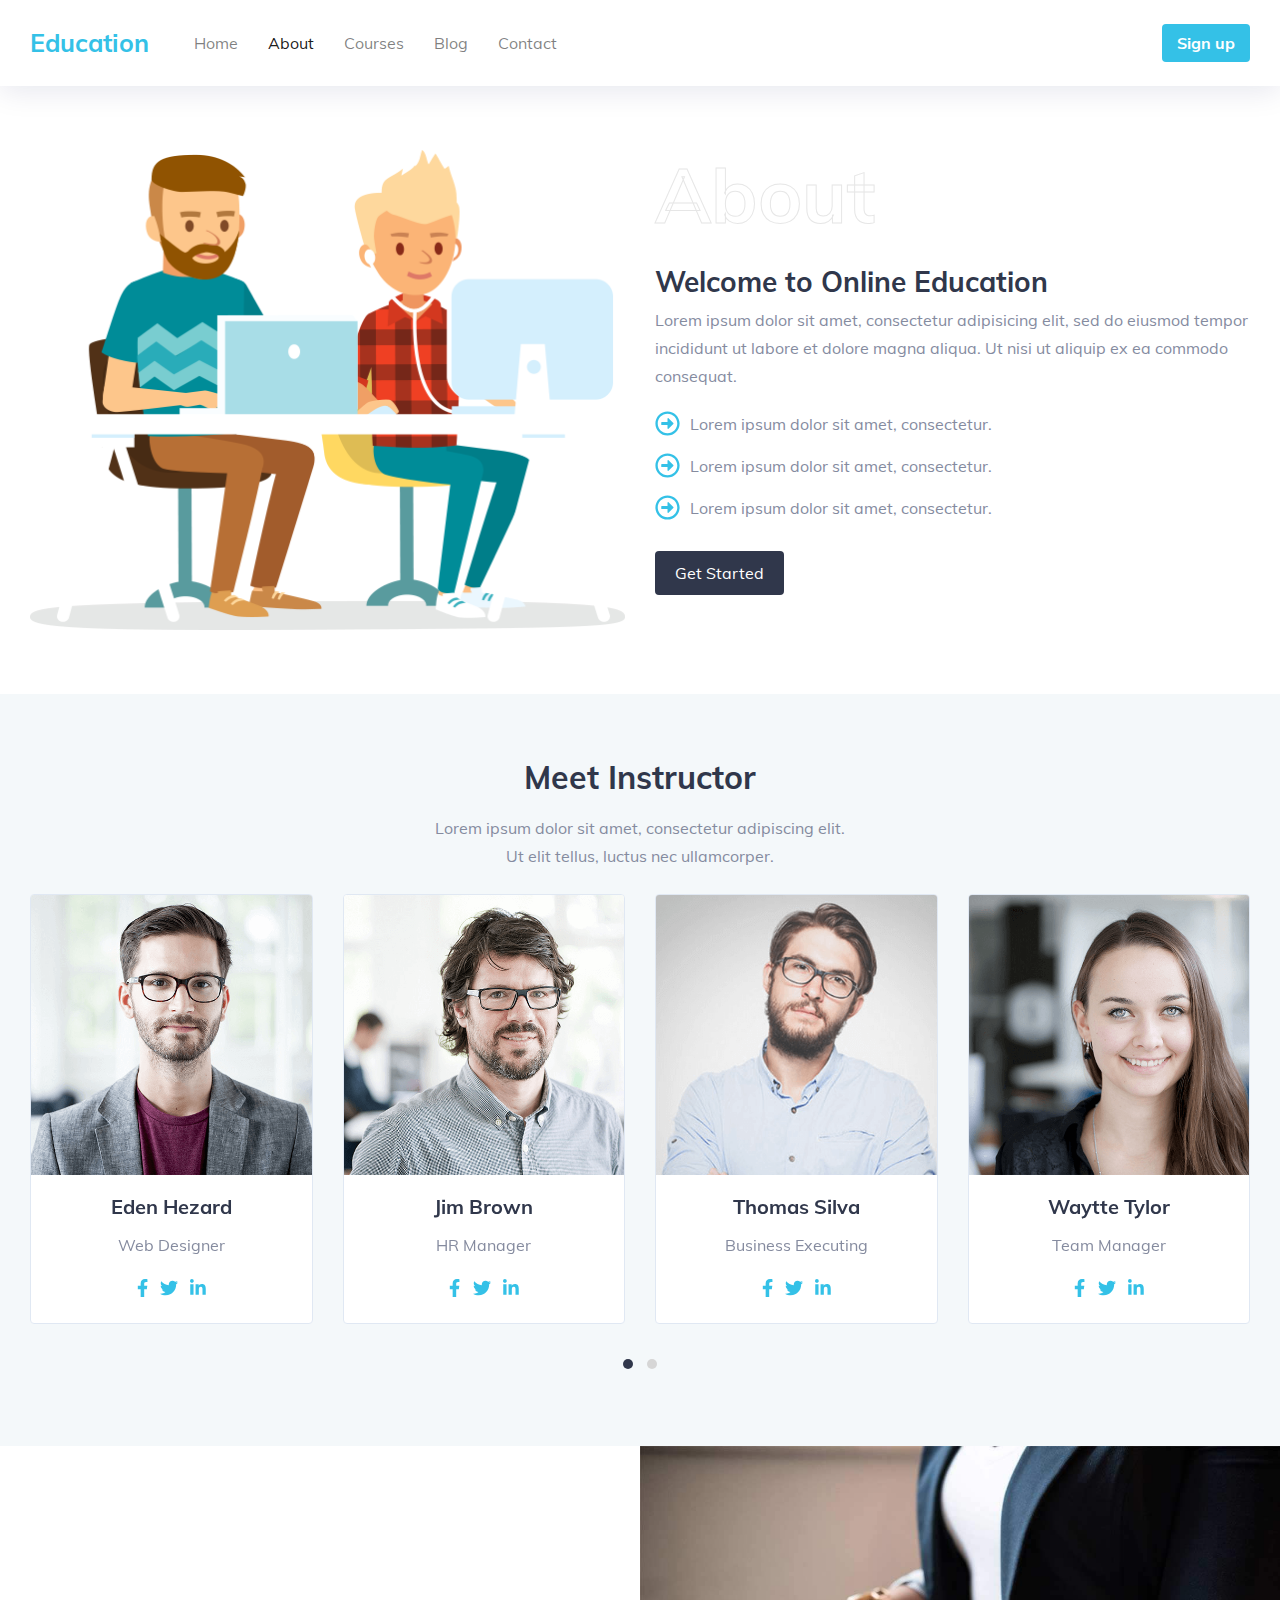
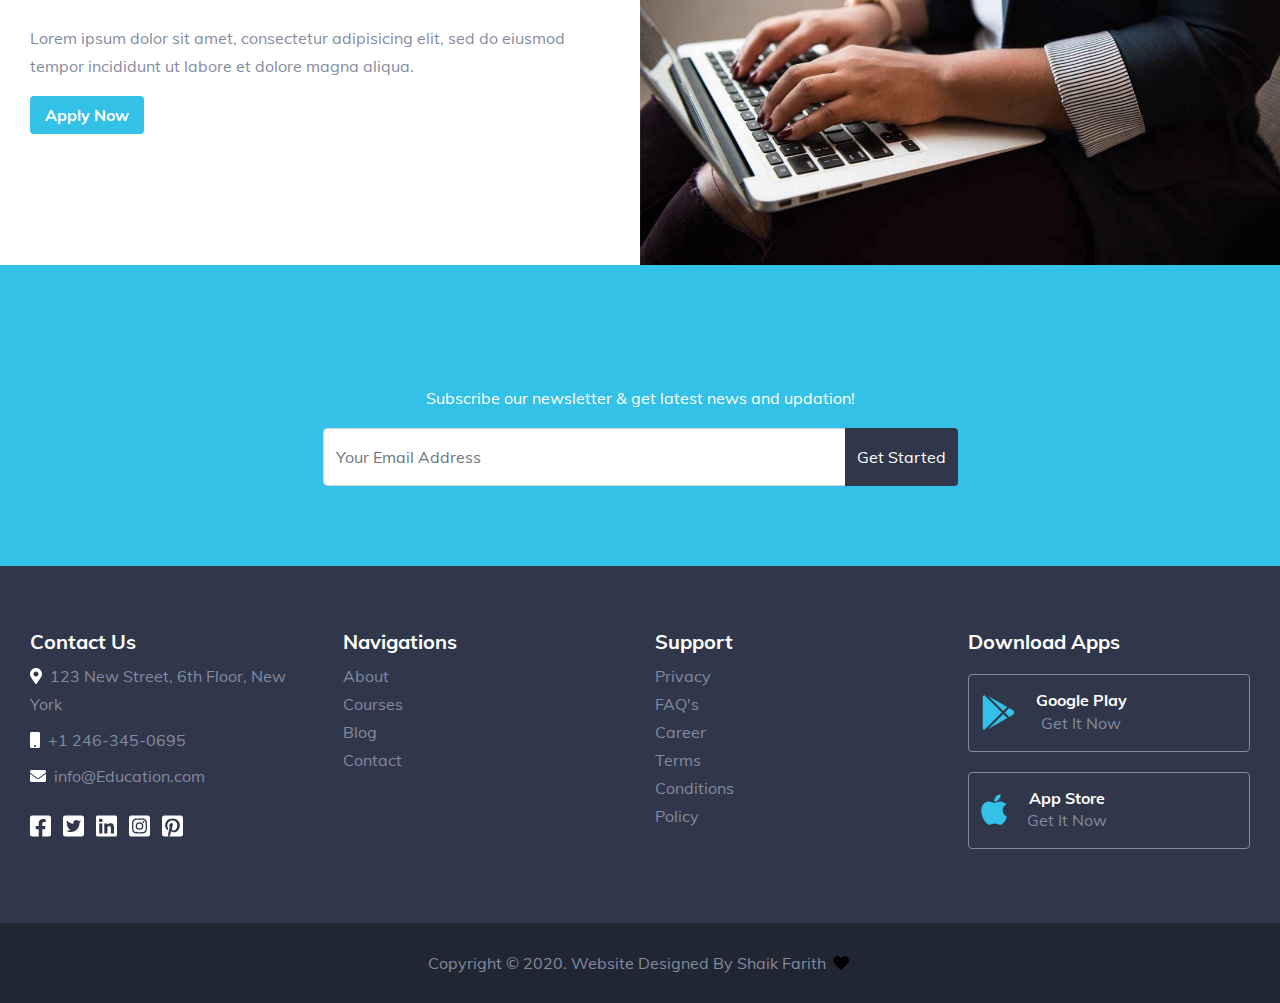
<file: about.html>
<!DOCTYPE html>
<html lang="en">

<head>
  <meta charset="UTF-8">
  <meta name="viewport" content="width=device-width, initial-scale=1.0">
  <meta http-equiv="X-UA-Compatible" content="ie=edge">
  <title>Education</title>
  <!-- CSS Link -->
  <link rel="stylesheet" href="css/owl.carousel.min.css">
  <link rel="stylesheet" href="css/owl.theme.default.min.css">
  <link rel="stylesheet" href="css/animate.css">
  <link rel="stylesheet" href="css/bootstrap.min.css">
  <link rel="stylesheet" href="css/style.css">
</head>

<body>
  <!-- Root Section Start-->
  <div id="root">
    <!-- Main Section Start-->
    <div class="main-section">
      <!-- Top Header Section Start-->
      <div class="top-header">
        <div class="container-fluid">
          <nav class="navbar navbar-expand-lg navbar-light navigation">
            <a class="navbar-brand nav-logo" href="#">Education</a>
            <button class="navbar-toggler" type="button" data-toggle="collapse" data-target="#navbarSupportedContent" aria-controls="navbarSupportedContent" aria-expanded="false" aria-label="Toggle navigation">
              <span class="navbar-toggler-icon"></span>
            </button>
            <div class="collapse navbar-collapse" id="navbarSupportedContent">
              <ul class="navbar-nav">
                <li class="nav-item">
                  <a class="nav-link navigation-menu" href="index.html">Home <span class="sr-only">(current)</span></a>
                </li>
                <li class="nav-item active">
                  <a class="nav-link navigation-menu" href="#">About</a>
                </li>
                <li class="nav-item">
                  <a class="nav-link navigation-menu" href="course.html">Courses</a>
                </li>
                <li class="nav-item">
                  <a class="nav-link navigation-menu" href="blog.html">Blog</a>
                </li>
                <li class="nav-item">
                  <a class="nav-link navigation-menu" href="contact.html">Contact</a>
                </li>
              </ul>
              <ul class="navbar-nav ml-auto">
                <li class="nav-item">
                  <a class="btn btn-primary navigation-btn-green">Sign up</a>
                </li>
              </ul>
            </div>
          </nav>
        </div>
      </div>
      <!-- Top Header Section End-->

      <!-- Welcome Section Start -->
      <section class="welcome-section">
        <div class="welcome-shape-wrap">

        </div>
        <div class="container-fluid">
          <div class="row">
            <div class="col-lg-6 welcome-left-wrap">
              <img class="img-fluid wow fadeInLeft" data-wow-duration="1s" src="image/h4-img-1.png" alt="">
            </div>
            <div class="col-lg-6 welcome-right-wrap">
              <h2 class="welcome-title wow fadeInUp" data-wow-duration="1s">About</h2>
              <h3>Welcome to Online Education</h3>
              <p>Lorem ipsum dolor sit amet, consectetur adipisicing elit, sed do eiusmod tempor incididunt ut labore et dolore magna aliqua. Ut nisi ut aliquip ex ea commodo consequat.</p>
              <ul class="list-unstyled">
                <li class="welcome-li">
                  <i class="far fa-arrow-alt-circle-right arrow-icon"></i>
                  <span>Lorem ipsum dolor sit amet, consectetur.</span>
                </li>
                <li class="welcome-li">
                  <i class="far fa-arrow-alt-circle-right arrow-icon"></i>
                  <span>Lorem ipsum dolor sit amet, consectetur.</span>
                </li>
                <li class="welcome-li">
                  <i class="far fa-arrow-alt-circle-right arrow-icon"></i>
                  <span>Lorem ipsum dolor sit amet, consectetur.</span>
                </li>
              </ul>
              <div>
                <a href="" class="btn btn-primary start-btn">Get Started</a>
              </div>
            </div>
          </div>
        </div>
      </section>
      <!-- Welcome Section End -->

      <!-- Teacher Section Start -->
      <section class="teacher-section">
        <div class="container-fluid">
          <div class="row">
            <div class="col-12">
              <h2 class="section-heading wow fadeInUp" data-wow-duration="1s">Meet Instructor</h2>
              <p class="text-center mb-0">Lorem ipsum dolor sit amet, consectetur adipiscing elit. </p>
              <p class="text-center mb-4">Ut elit tellus, luctus nec ullamcorper.</p>
            </div>
          </div>
          <div class="row">
            <div id="team-carousel" class="owl-carousel owl-theme">
              <div class="item teacher-item">
                <div class="card">
                  <div>
                    <img class="card-img-top" src="image/speaker-1-2.png" alt="Card image cap">
                  </div>
                  <div class="card-body text-center">
                    <h5 class="card-title jeans-blue">Eden Hezard</h5>
                    <p class="card-text">Web Designer</p>
                    <ul class="list-unstyled list-inline mb-0">
                      <li class="list-inline-item">
                        <a href="#">
                          <i class="fab fa-facebook-f teacher-social-icon"></i>
                        </a>
                      </li>
                      <li class="list-inline-item">
                        <a href="#">
                          <i class="fab fa-twitter teacher-social-icon"></i>
                        </a>
                      </li>
                      <li class="list-inline-item">
                        <a href="#">
                          <i class="fab fa-linkedin-in teacher-social-icon"></i>
                        </a>
                      </li>
                    </ul>
                  </div>
                </div>
              </div>
              <div class="item teacher-item">
                <div class="card">
                  <div>
                    <img class="card-img-top" src="image/speaker-2-2.png" alt="Card image cap">
                  </div>
                  <div class="card-body text-center">
                    <h5 class="card-title jeans-blue">Jim Brown</h5>
                    <p class="card-text">HR Manager</p>
                    <ul class="list-unstyled list-inline mb-0">
                      <li class="list-inline-item">
                        <a href="#">
                          <i class="fab fa-facebook-f teacher-social-icon"></i>
                        </a>
                      </li>
                      <li class="list-inline-item">
                        <a href="#">
                          <i class="fab fa-twitter teacher-social-icon"></i>
                        </a>
                      </li>
                      <li class="list-inline-item">
                        <a href="#">
                          <i class="fab fa-linkedin-in teacher-social-icon"></i>
                        </a>
                      </li>
                    </ul>
                  </div>
                </div>
              </div>
              <div class="item teacher-item">
                <div class="card">
                  <div>
                    <img class="card-img-top" src="image/speaker-3-2.png" alt="Card image cap">
                  </div>
                  <div class="card-body text-center">
                    <h5 class="card-title jeans-blue">Thomas Silva</h5>
                    <p class="card-text">Business Executing</p>
                    <ul class="list-unstyled list-inline mb-0">
                      <li class="list-inline-item">
                        <a href="#">
                          <i class="fab fa-facebook-f teacher-social-icon"></i>
                        </a>
                      </li>
                      <li class="list-inline-item">
                        <a href="#">
                          <i class="fab fa-twitter teacher-social-icon"></i>
                        </a>
                      </li>
                      <li class="list-inline-item">
                        <a href="#">
                          <i class="fab fa-linkedin-in teacher-social-icon"></i>
                        </a>
                      </li>
                    </ul>
                  </div>
                </div>
              </div>
              <div class="item teacher-item">
                <div class="card">
                  <div>
                    <img class="card-img-top" src="image/speaker-4-2.png" alt="Card image cap">
                  </div>
                  <div class="card-body text-center">
                    <h5 class="card-title jeans-blue">Waytte Tylor</h5>
                    <p class="card-text">Team Manager</p>
                    <ul class="list-unstyled list-inline mb-0">
                      <li class="list-inline-item">
                        <a href="#">
                          <i class="fab fa-facebook-f teacher-social-icon"></i>
                        </a>
                      </li>
                      <li class="list-inline-item">
                        <a href="#">
                          <i class="fab fa-twitter teacher-social-icon"></i>
                        </a>
                      </li>
                      <li class="list-inline-item">
                        <a href="#">
                          <i class="fab fa-linkedin-in teacher-social-icon"></i>
                        </a>
                      </li>
                    </ul>
                  </div>
                </div>
              </div>
              <div class="item teacher-item">
                <div class="card">
                  <div>
                    <img class="card-img-top" src="image/speaker-5-2.png" alt="Card image cap">
                  </div>
                  <div class="card-body text-center">
                    <h5 class="card-title jeans-blue">Mark Smith</h5>
                    <p class="card-text">Sales Manager</p>
                    <ul class="list-unstyled list-inline mb-0">
                      <li class="list-inline-item">
                        <a href="#">
                          <i class="fab fa-facebook-f teacher-social-icon"></i>
                        </a>
                      </li>
                      <li class="list-inline-item">
                        <a href="#">
                          <i class="fab fa-twitter teacher-social-icon"></i>
                        </a>
                      </li>
                      <li class="list-inline-item">
                        <a href="#">
                          <i class="fab fa-linkedin-in teacher-social-icon"></i>
                        </a>
                      </li>
                    </ul>
                  </div>
                </div>
              </div>
              <div class="item teacher-item">
                <div class="card">
                  <div>
                    <img class="card-img-top" src="image/speaker-6-2.png" alt="Card image cap">
                  </div>
                  <div class="card-body text-center">
                    <h5 class="card-title jeans-blue">Adam Lyn</h5>
                    <p class="card-text">Team Manager</p>
                    <ul class="list-unstyled list-inline mb-0">
                      <li class="list-inline-item">
                        <a href="#">
                          <i class="fab fa-facebook-f teacher-social-icon"></i>
                        </a>
                      </li>
                      <li class="list-inline-item">
                        <a href="#">
                          <i class="fab fa-twitter teacher-social-icon"></i>
                        </a>
                      </li>
                      <li class="list-inline-item">
                        <a href="#">
                          <i class="fab fa-linkedin-in teacher-social-icon"></i>
                        </a>
                      </li>
                    </ul>
                  </div>
                </div>
              </div>
              <div class="item teacher-item">
                <div class="card">
                  <div>
                    <img class="card-img-top" src="image/speaker-7-2.png" alt="Card image cap">
                  </div>
                  <div class="card-body text-center">
                    <h5 class="card-title jeans-blue">Chris Tylor</h5>
                    <p class="card-text">Team Manager</p>
                    <ul class="list-unstyled list-inline mb-0">
                      <li class="list-inline-item">
                        <a href="#">
                          <i class="fab fa-facebook-f teacher-social-icon"></i>
                        </a>
                      </li>
                      <li class="list-inline-item">
                        <a href="#">
                          <i class="fab fa-twitter teacher-social-icon"></i>
                        </a>
                      </li>
                      <li class="list-inline-item">
                        <a href="#">
                          <i class="fab fa-linkedin-in teacher-social-icon"></i>
                        </a>
                      </li>
                    </ul>
                  </div>
                </div>
              </div>
              <div class="item teacher-item">
                <div class="card">
                  <div>
                    <img class="card-img-top" src="image/speaker-8-2.png" alt="Card image cap">
                  </div>
                  <div class="card-body text-center">
                    <h5 class="card-title jeans-blue">Rown Bili</h5>
                    <p class="card-text">Team Manager</p>
                    <ul class="list-unstyled list-inline mb-0">
                      <li class="list-inline-item">
                        <a href="#">
                          <i class="fab fa-facebook-f teacher-social-icon"></i>
                        </a>
                      </li>
                      <li class="list-inline-item">
                        <a href="#">
                          <i class="fab fa-twitter teacher-social-icon"></i>
                        </a>
                      </li>
                      <li class="list-inline-item">
                        <a href="#">
                          <i class="fab fa-linkedin-in teacher-social-icon"></i>
                        </a>
                      </li>
                    </ul>
                  </div>
                </div>
              </div>
            </div>
          </div>
        </div>
      </section>
      <!-- Teacher Section End -->

      <!-- Carrer Section Start -->
      <section class="career-section">
        <div class="container-fluid special-container">
          <div class="row special-row">
            <div class="col-lg-6 col-md-6">
              <div class="career-left">
                <h2 class="wow fadeInUp" data-wow-duration="1s">Become an Instructor</h2>
                <p>Lorem ipsum dolor sit amet, consectetur adipisicing elit, sed do eiusmod tempor incididunt ut labore et dolore magna aliqua.</p>
                <a class="btn btn-secondary apply-btn" href="#">Apply Now</a>
              </div>
            </div>
            <div class="col-lg-6 col-md-6 special-col">
              <img class="img-fluid" src="image/become-instructor.jpg" alt="">
            </div>
          </div>
        </div>
      </section>
      <!-- Carrer Section End -->

      <!-- Newletter Section Start -->
      <section class="newsletter-section">
        <div class="container">
          <div class="row">
            <div class="col-12">
              <h2 class="section-heading text-white wow fadeInUp" data-wow-duration="1s">Join Thousand Of Happy Students!</h2>
              <p class="text-white text-center">Subscribe our newsletter & get latest news and updation!</p>
            </div>
            <div class="col-lg-7 mx-auto">
              <div class="form-group form-wrap">
                <div class="input-group">
                  <input type="text" class="form-control sigmup-me" placeholder="Your Email Address" aria-label="Recipient's username" aria-describedby="basic-addon2">
                  <div class="input-group-append">
                    <button class="btn btn-outline-secondary signup-btn" type="button">Get Started</button>
                  </div>
                </div>
              </div>
            </div>
          </div>
        </div>
      </section>
      <!-- Newletter Section End -->

      <!-- Footer Section Top Start -->
      <footer class="footer-section-top">
        <div class="container-fluid">
          <div class="row">
            <div class="col-lg-3 col-md-6">
              <h5 class="text-white">Contact Us</h5>
              <ul class="list-unstyled mb-4">
                <li class="mb-2">
                  <i class="fas fa-map-marker-alt mr-1 text-white"></i>
                  <a class="footer-link" href="#">123 New Street, 6th Floor, New York</a>
                </li>
                <li class="mb-2">
                  <i class="fas fa-mobile mr-1 text-white"></i>
                  <a class="footer-link" href="#">+1 246-345-0695</a>
                </li>
                <li class="mb-2">
                  <i class="fas fa-envelope mr-1 text-white"></i>
                  <a class="footer-link" href="#">info@Education.com</a>
                </li>
              </ul>
              <ul class="list-unstyled list-inline">
                <li class="list-inline-item">
                  <a href="#">
                    <i class="fab fa-facebook-square social-icon"></i>
                  </a>
                </li>
                <li class="list-inline-item">
                  <a href="#">
                    <i class="fab fa-twitter-square social-icon"></i>
                  </a>
                </li>
                <li class="list-inline-item">
                  <a href="#">
                    <i class="fab fa-linkedin social-icon"></i>
                  </a>
                </li>
                <li class="list-inline-item">
                  <a href="#">
                    <i class="fab fa-instagram-square social-icon"></i>
                  </a>
                </li>
                <li class="list-inline-item">
                  <a href="#">
                    <i class="fab fa-pinterest-square social-icon"></i>
                  </a>
                </li>
              </ul>
            </div>
            <div class="col-lg-3 col-md-6">
              <h5 class="text-white">Navigations</h5>
              <ul class="list-unstyled">
                <li><a class="footer-link" href="#">About</a></li>
                <li><a class="footer-link" href="#">Courses</a></li>
                <li><a class="footer-link" href="#">Blog</a></li>
                <li><a class="footer-link" href="#">Contact</a></li>
              </ul>
            </div>
            <div class="col-lg-3 col-md-6">
              <h5 class="text-white">Support</h5>
              <ul class="list-unstyled">
                <li><a class="footer-link" href="#">Privacy</a></li>
                <li><a class="footer-link" href="#">FAQ's</a></li>
                <li><a class="footer-link" href="#">Career</a></li>
                <li><a class="footer-link" href="#">Terms</a></li>
                <li><a class="footer-link" href="#">Conditions</a></li>
                <li><a class="footer-link" href="#">Policy</a></li>
              </ul>
            </div>
            <div class="col-lg-3 col-md-6">
              <h5 class="text-white">Download Apps</h5>
              <div>
                <a class="btn btn-default download-btn" href="#">
                  <div class="app-icon">
                    <i class="fab fa-google-play download-icon"></i>
                  </div>
                  <div class="app-caps">
                    <h6 class="text-white m-0">Google Play</h6>
                    <p class="m-0">Get It Now</p>
                  </div>
                </a>
                <a class="btn btn-default download-btn" href="#">
                  <div class="app-icon">
                    <i class="fab fa-apple download-icon"></i>
                  </div>
                  <div class="app-caps">
                    <h6 class="text-white m-0">App Store</h6>
                    <p class="m-0">Get It Now</p>
                  </div>
                </a>
              </div>
            </div>
          </div>
        </div>
      </footer>
      <!-- Footer Section Top End -->

      <!-- Footer Section bottom Start -->
      <div class="footer-section-bottom">
        <p class="text-center m-0">Copyright © 2020. Website Designed By <span>Shaik Farith </span><i class="fas fa-heart heart-icon"></i></p>
      </div>
      <!-- Footer Section bottom End -->

    </div>
    <!-- Main Section End-->
  </div>
  <!-- Root Section End-->

  <!-- Script Link -->
  <script src="js/wow.js"></script>
  <script src="js/all.js" type="text/javascript"></script>
  <script src="js/jquery-3.4.1.min.js" type="text/javascript"></script>
  <script src="js/bootstrap.min.js" type="text/javascript"></script>
  <script src="js/owl.carousel.min.js"></script>
  <script src="js/wow.js"></script>
  <script src="js/script.js" charset="utf-8"></script>

</body>

</html>
</file>
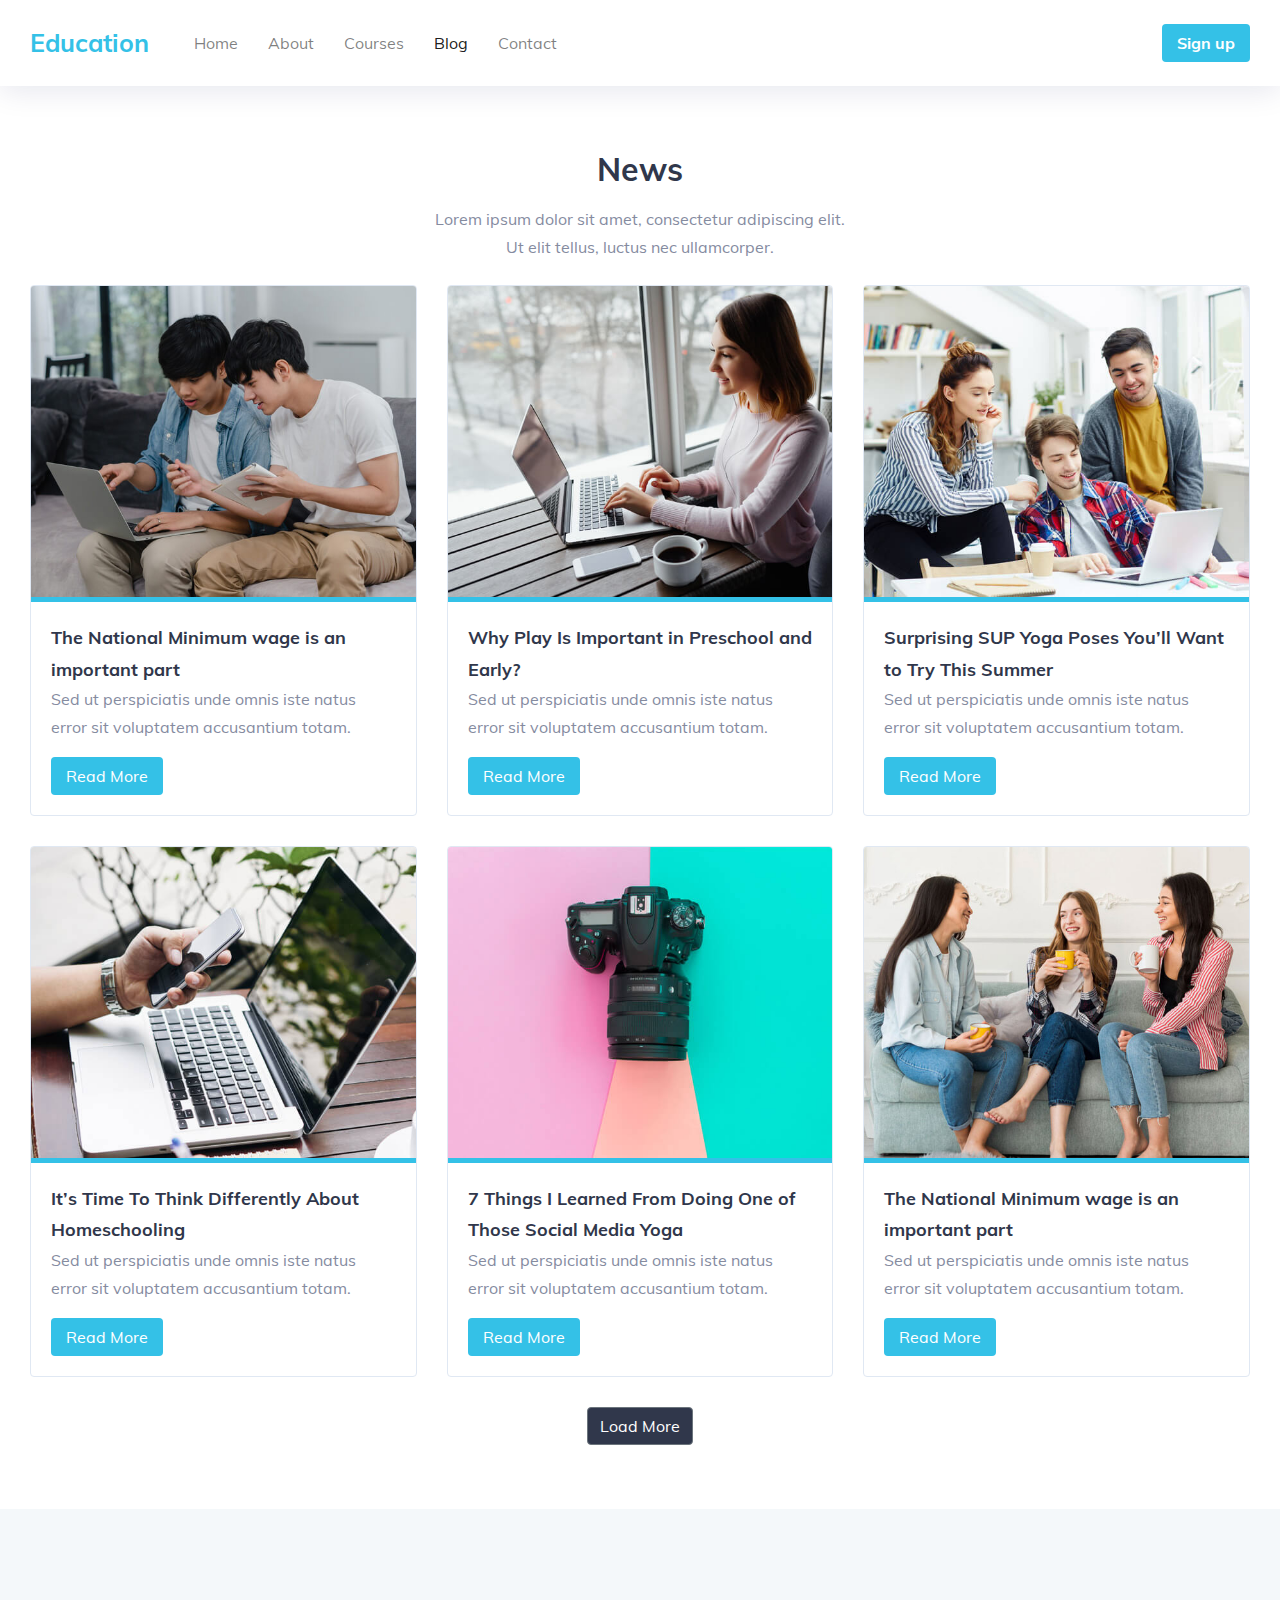
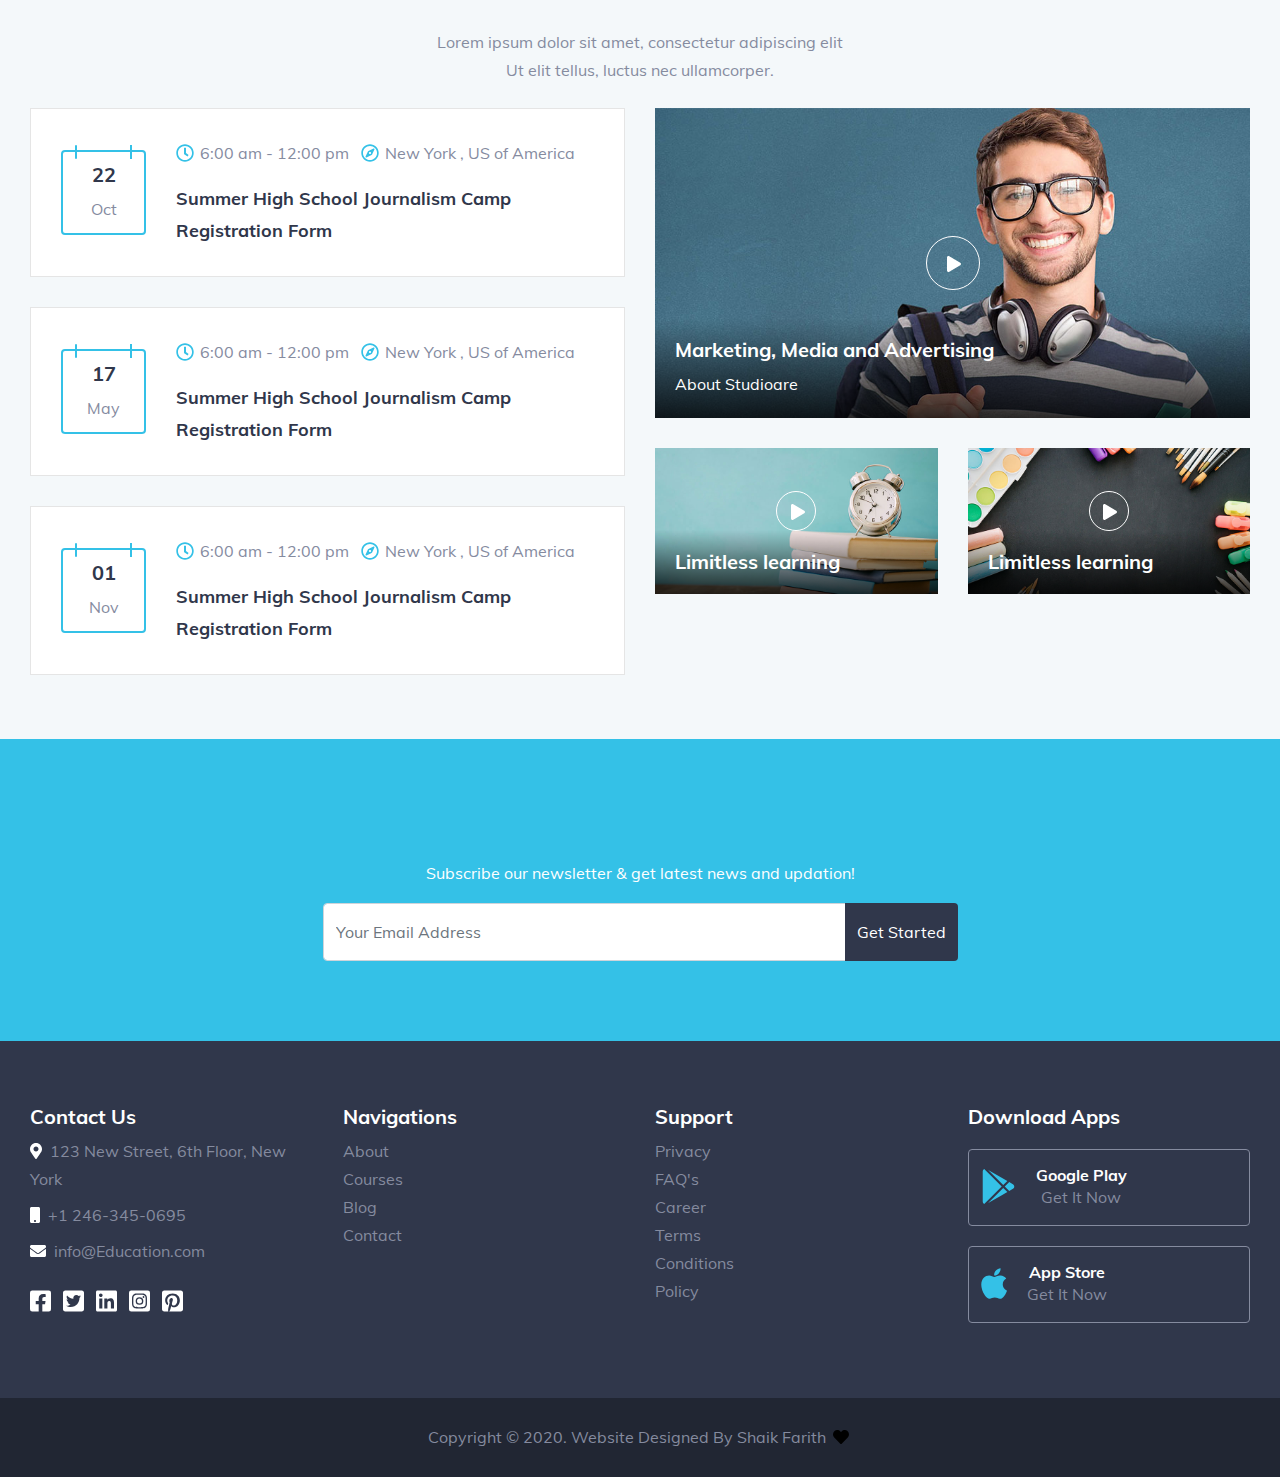
<file: blog.html>
<!DOCTYPE html>
<html lang="en">

<head>
  <meta charset="UTF-8">
  <meta name="viewport" content="width=device-width, initial-scale=1.0">
  <meta http-equiv="X-UA-Compatible" content="ie=edge">
  <title>Education</title>
  <!-- CSS Link -->
  <link rel="stylesheet" href="css/owl.carousel.min.css">
  <link rel="stylesheet" href="css/owl.theme.default.min.css">
  <link rel="stylesheet" href="css/animate.css">
  <link rel="stylesheet" href="css/bootstrap.min.css">
  <link rel="stylesheet" href="css/style.css">
</head>

<body>
  <!-- Root Section Start-->
  <div id="root">
    <!-- Main Section Start-->
    <div class="main-section">
      <!-- Top Header Section Start-->
      <div class="top-header">
        <div class="container-fluid">
          <nav class="navbar navbar-expand-lg navbar-light navigation">
            <a class="navbar-brand nav-logo" href="#">Education</a>
            <button class="navbar-toggler" type="button" data-toggle="collapse" data-target="#navbarSupportedContent" aria-controls="navbarSupportedContent" aria-expanded="false" aria-label="Toggle navigation">
              <span class="navbar-toggler-icon"></span>
            </button>
            <div class="collapse navbar-collapse" id="navbarSupportedContent">
              <ul class="navbar-nav">
                <li class="nav-item">
                  <a class="nav-link navigation-menu" href="index.html">Home <span class="sr-only">(current)</span></a>
                </li>
                <li class="nav-item">
                  <a class="nav-link navigation-menu" href="about.html">About</a>
                </li>
                <li class="nav-item">
                  <a class="nav-link navigation-menu" href="course.html">Courses</a>
                </li>
                <li class="nav-item active">
                  <a class="nav-link navigation-menu" href="#">Blog</a>
                </li>
                <li class="nav-item">
                  <a class="nav-link navigation-menu" href="contact.html">Contact</a>
                </li>
              </ul>
              <ul class="navbar-nav ml-auto">
                <li class="nav-item">
                  <!-- <a class="btn btn-primary navigation-btn-green">Sign in</a> -->
                  <a class="btn btn-primary navigation-btn-green">Sign up</a>
                </li>
              </ul>
            </div>
          </nav>
        </div>
      </div>
      <!-- Top Header Section End-->
      <!-- Bottom Header Section Start-->
      <div class="bottom-header d-none">
        <div class="bottom-content">
          <div class="container-fluid">
            <div class="row bottom-main-row">
              <div class="col-lg-12">
                <h1 class="text-center">About</h1>
              </div>
            </div>
          </div>
        </div>
      </div>
      <!-- Bottom Header Section End-->

      <!-- Blog Section Start -->
      <section class="blog-section">
        <div class="container-fluid">
          <div class="row">
            <div class="col-12">
              <h2 class="section-heading wow fadeInUp" data-wow-duration="1s">News</h2>
              <p class="text-center mb-0">Lorem ipsum dolor sit amet, consectetur adipiscing elit. </p>
              <p class="text-center mb-4">Ut elit tellus, luctus nec ullamcorper.</p>
            </div>
          </div>
          <div class="row">
            <div class="col-lg-4 col-md-6">
              <div class="card blog-wrap">
                <img class="card-img-top" src="image/b-1.jpg" alt="Card image cap">
                <div class="card-body blog-card">
                  <a class="card-title blog-title">The National Minimum wage is an important part</a>
                  <p class="card-text">Sed ut perspiciatis unde omnis iste natus error sit voluptatem accusantium totam.</p>
                  <a href="#" class="btn btn-secondary blog-btn">Read More</a>
                </div>
              </div>
            </div>
            <div class="col-lg-4 col-md-6 col-md-6">
              <div class="card blog-wrap">
                <img class="card-img-top" src="image/b-2.jpg" alt="Card image cap">
                <div class="card-body blog-card">
                  <a class="card-title blog-title">Why Play Is Important in Preschool and Early?</a>
                  <p class="card-text">Sed ut perspiciatis unde omnis iste natus error sit voluptatem accusantium totam.</p>
                  <a href="#" class="btn btn-secondary blog-btn">Read More</a>
                </div>
              </div>
            </div>
            <div class="col-lg-4 col-md-6">
              <div class="card blog-wrap">
                <img class="card-img-top" src="image/b-3.jpg" alt="Card image cap">
                <div class="card-body blog-card">
                  <a class="card-title blog-title">Surprising SUP Yoga Poses You’ll Want to Try This Summer</a>
                  <p class="card-text">Sed ut perspiciatis unde omnis iste natus error sit voluptatem accusantium totam.</p>
                  <a href="#" class="btn btn-secondary blog-btn">Read More</a>
                </div>
              </div>
            </div>
            <div class="col-lg-4 col-md-6">
              <div class="card blog-wrap">
                <img class="card-img-top" src="image/b-4.jpg" alt="Card image cap">
                <div class="card-body blog-card">
                  <a class="card-title blog-title">It’s Time To Think Differently About Homeschooling</a>
                  <p class="card-text">Sed ut perspiciatis unde omnis iste natus error sit voluptatem accusantium totam.</p>
                  <a href="#" class="btn btn-secondary blog-btn">Read More</a>
                </div>
              </div>
            </div>
            <div class="col-lg-4 col-md-6">
              <div class="card blog-wrap">
                <img class="card-img-top" src="image/b-5.jpg" alt="Card image cap">
                <div class="card-body blog-card">
                  <a class="card-title blog-title">7 Things I Learned From Doing One of Those Social Media Yoga</a>
                  <p class="card-text">Sed ut perspiciatis unde omnis iste natus error sit voluptatem accusantium totam.</p>
                  <a href="#" class="btn btn-secondary blog-btn">Read More</a>
                </div>
              </div>
            </div>
            <div class="col-lg-4 col-md-6">
              <div class="card blog-wrap">
                <img class="card-img-top" src="image/b-6.jpg" alt="Card image cap">
                <div class="card-body blog-card">
                  <a class="card-title blog-title">The National Minimum wage is an important part</a>
                  <p class="card-text">Sed ut perspiciatis unde omnis iste natus error sit voluptatem accusantium totam.</p>
                  <a href="#" class="btn btn-secondary blog-btn">Read More</a>
                </div>
              </div>
            </div>
          </div>
          <div class="row">
            <div class="col-lg-12 text-center">
              <button type="button" class="btn btn-secondary load-btn">Load More</button>
            </div>
          </div>
        </div>
      </section>
      <!-- Blog Section End -->

      <!-- Events Section Start -->
      <section class="event-section">
        <div class="container-fluid">
          <div class="row">
            <div class="col-12">
              <h2 class="section-heading wow fadeInUp" data-wow-duration="1s">Events</h2>
              <p class="text-center mb-0">Lorem ipsum dolor sit amet, consectetur adipiscing elit</p>
              <p class="text-center mb-4">Ut elit tellus, luctus nec ullamcorper.</p>
            </div>
          </div>
          <div class="row">
            <div class="col-lg-6">
              <div class="row">
                <div class="col-lg-12">
                  <div class="event-box">
                    <div class="date-holder">
                      <div class="date">
                        <h5>22</h5>
                        <p class="m-0">Oct</p>
                      </div>
                    </div>
                    <div class="post-content">
                      <div class="event-meta">
                        <ul class="list-unstyled list-inline">
                          <li class="list-inline-item">
                            <i class="far fa-clock event-icon"></i>
                            <span> 6:00 am - 12:00 pm</span>
                          </li>
                          <li class="list-inline-item">
                            <i class="far fa-compass event-icon"></i>
                            <span> New York , US of America</span>
                          </li>
                        </ul>
                      </div>
                      <a class="post-link" href="#">Summer High School Journalism Camp Registration Form</a>
                    </div>
                  </div>
                </div>
                <div class="col-lg-12">
                  <div class="event-box">
                    <div class="date-holder">
                      <div class="date">
                        <h5>17</h5>
                        <p class="m-0">May</p>
                      </div>
                    </div>
                    <div class="post-content">
                      <div class="event-meta">
                        <ul class="list-unstyled list-inline">
                          <li class="list-inline-item">
                            <i class="far fa-clock event-icon"></i>
                            <span> 6:00 am - 12:00 pm</span>
                          </li>
                          <li class="list-inline-item">
                            <i class="far fa-compass event-icon"></i>
                            <span> New York , US of America</span>
                          </li>
                        </ul>
                      </div>
                      <a class="post-link" href="#">Summer High School Journalism Camp Registration Form</a>
                    </div>
                  </div>
                </div>
                <div class="col-lg-12">
                  <div class="event-box mb-0">
                    <div class="date-holder">
                      <div class="date">
                        <h5>01</h5>
                        <p class="m-0">Nov</p>
                      </div>
                    </div>
                    <div class="post-content">
                      <div class="event-meta">
                        <ul class="list-unstyled list-inline">
                          <li class="list-inline-item">
                            <i class="far fa-clock event-icon"></i>
                            <span> 6:00 am - 12:00 pm</span>
                          </li>
                          <li class="list-inline-item">
                            <i class="far fa-compass event-icon"></i>
                            <span> New York , US of America</span>
                          </li>
                        </ul>
                      </div>
                      <a class="post-link" href="#">Summer High School Journalism Camp Registration Form</a>
                    </div>
                  </div>
                </div>
              </div>
            </div>
            <div class="col-lg-6">
              <div class="row">
                <div class="col-12">
                  <div>
                    <div class="video-post">
                      <img class="w-100" src="image/video-poster-1.jpg" alt="">
                      <div class="hover-post">
                        <h5 class="text-white">Marketing, Media and Advertising</h5>
                        <p class="text-white mb-0">About Studioare</p>
                      </div>
                      <a class="video-link" href="#">
                        <i class="fas fa-play video-icon"></i>
                      </a>
                    </div>
                  </div>
                </div>
                <div class="col-md-6">
                  <div class="video-post mb-0">
                    <img class="w-100" src="image/video-poster-2.jpg" alt="">
                    <div class="hover-post">
                      <h5 class="text-white m-0">Limitless learning</h5>
                    </div>
                    <a class="video-link iframe" href="#">
                      <i class="fas fa-play video-icon"></i>
                    </a>
                  </div>
                </div>
                <div class="col-md-6">
                  <div class="video-post mb-0">
                    <img class="w-100" src="image/video-poster-3.jpg" alt="">
                    <div class="hover-post">
                      <h5 class="text-white m-0">Limitless learning</h5>
                    </div>
                    <a class="video-link iframe" href="#">
                      <i class="fas fa-play video-icon"></i>
                    </a>
                  </div>
                </div>
              </div>
            </div>
          </div>
        </div>
      </section>
      <!-- Events Section End -->

      <!-- Newletter Section Start -->
      <section class="newsletter-section">
        <div class="container">
          <div class="row">
            <div class="col-12">
              <h2 class="section-heading text-white wow fadeInUp" data-wow-duration="1s">Join Thousand Of Happy Students!</h2>
              <p class="text-white text-center">Subscribe our newsletter & get latest news and updation!</p>
            </div>
            <div class="col-lg-7 mx-auto">
              <div class="form-group form-wrap">
                <div class="input-group">
                  <input type="text" class="form-control sigmup-me" placeholder="Your Email Address" aria-label="Recipient's username" aria-describedby="basic-addon2">
                  <div class="input-group-append">
                    <button class="btn btn-secondary signup-btn" type="button">Get Started</button>
                  </div>
                </div>
              </div>
            </div>
          </div>
        </div>
      </section>
      <!-- Newletter Section End -->

      <!-- Footer Section Top Start -->
      <footer class="footer-section-top">
        <div class="container-fluid">
          <div class="row">
            <div class="col-lg-3 col-md-6">
              <h5 class="text-white">Contact Us</h5>
              <ul class="list-unstyled mb-4">
                <li class="mb-2">
                  <i class="fas fa-map-marker-alt mr-1 text-white"></i>
                  <a class="footer-link" href="#">123 New Street, 6th Floor, New York</a>
                </li>
                <li class="mb-2">
                  <i class="fas fa-mobile mr-1 text-white"></i>
                  <a class="footer-link" href="#">+1 246-345-0695</a>
                </li>
                <li class="mb-2">
                  <i class="fas fa-envelope mr-1 text-white"></i>
                  <a class="footer-link" href="#">info@Education.com</a>
                </li>
              </ul>
              <ul class="list-unstyled list-inline">
                <li class="list-inline-item">
                  <a href="#">
                    <i class="fab fa-facebook-square social-icon"></i>
                  </a>
                </li>
                <li class="list-inline-item">
                  <a href="#">
                    <i class="fab fa-twitter-square social-icon"></i>
                  </a>
                </li>
                <li class="list-inline-item">
                  <a href="#">
                    <i class="fab fa-linkedin social-icon"></i>
                  </a>
                </li>
                <li class="list-inline-item">
                  <a href="#">
                    <i class="fab fa-instagram-square social-icon"></i>
                  </a>
                </li>
                <li class="list-inline-item">
                  <a href="#">
                    <i class="fab fa-pinterest-square social-icon"></i>
                  </a>
                </li>
              </ul>
            </div>
            <div class="col-lg-3 col-md-6">
              <h5 class="text-white">Navigations</h5>
              <ul class="list-unstyled">
                <li><a class="footer-link" href="#">About</a></li>
                <li><a class="footer-link" href="#">Courses</a></li>
                <li><a class="footer-link" href="#">Blog</a></li>
                <li><a class="footer-link" href="#">Contact</a></li>
              </ul>
            </div>
            <div class="col-lg-3 col-md-6">
              <h5 class="text-white">Support</h5>
              <ul class="list-unstyled">
                <li><a class="footer-link" href="#">Privacy</a></li>
                <li><a class="footer-link" href="#">FAQ's</a></li>
                <li><a class="footer-link" href="#">Career</a></li>
                <li><a class="footer-link" href="#">Terms</a></li>
                <li><a class="footer-link" href="#">Conditions</a></li>
                <li><a class="footer-link" href="#">Policy</a></li>
              </ul>
            </div>
            <div class="col-lg-3 col-md-6">
              <h5 class="text-white">Download Apps</h5>
              <div>
                <a class="btn btn-default download-btn" href="#">
                  <div class="app-icon">
                    <i class="fab fa-google-play download-icon"></i>
                  </div>
                  <div class="app-caps">
                    <h6 class="text-white m-0">Google Play</h6>
                    <p class="m-0">Get It Now</p>
                  </div>
                </a>
                <a class="btn btn-default download-btn" href="#">
                  <div class="app-icon">
                    <i class="fab fa-apple download-icon"></i>
                  </div>
                  <div class="app-caps">
                    <h6 class="text-white m-0">App Store</h6>
                    <p class="m-0">Get It Now</p>
                  </div>
                </a>
              </div>
            </div>
          </div>
        </div>
      </footer>
      <!-- Footer Section Top End -->

      <!-- Footer Section bottom Start -->
      <div class="footer-section-bottom">
        <p class="text-center m-0">Copyright © 2020. Website Designed By <span>Shaik Farith </span><i class="fas fa-heart heart-icon"></i></p>
      </div>
      <!-- Footer Section bottom End -->

    </div>
    <!-- Main Section End-->
  </div>
  <!-- Root Section End-->

  <!-- Script Link -->
  <script src="js/wow.js"></script>
  <script src="js/all.js" type="text/javascript"></script>
  <script src="js/jquery-3.4.1.min.js" type="text/javascript"></script>
  <script src="js/bootstrap.min.js" type="text/javascript"></script>
  <script src="js/owl.carousel.min.js"></script>
  <script src="js/wow.js"></script>
  <script src="js/script.js" charset="utf-8"></script>

</body>

</html>
</file>
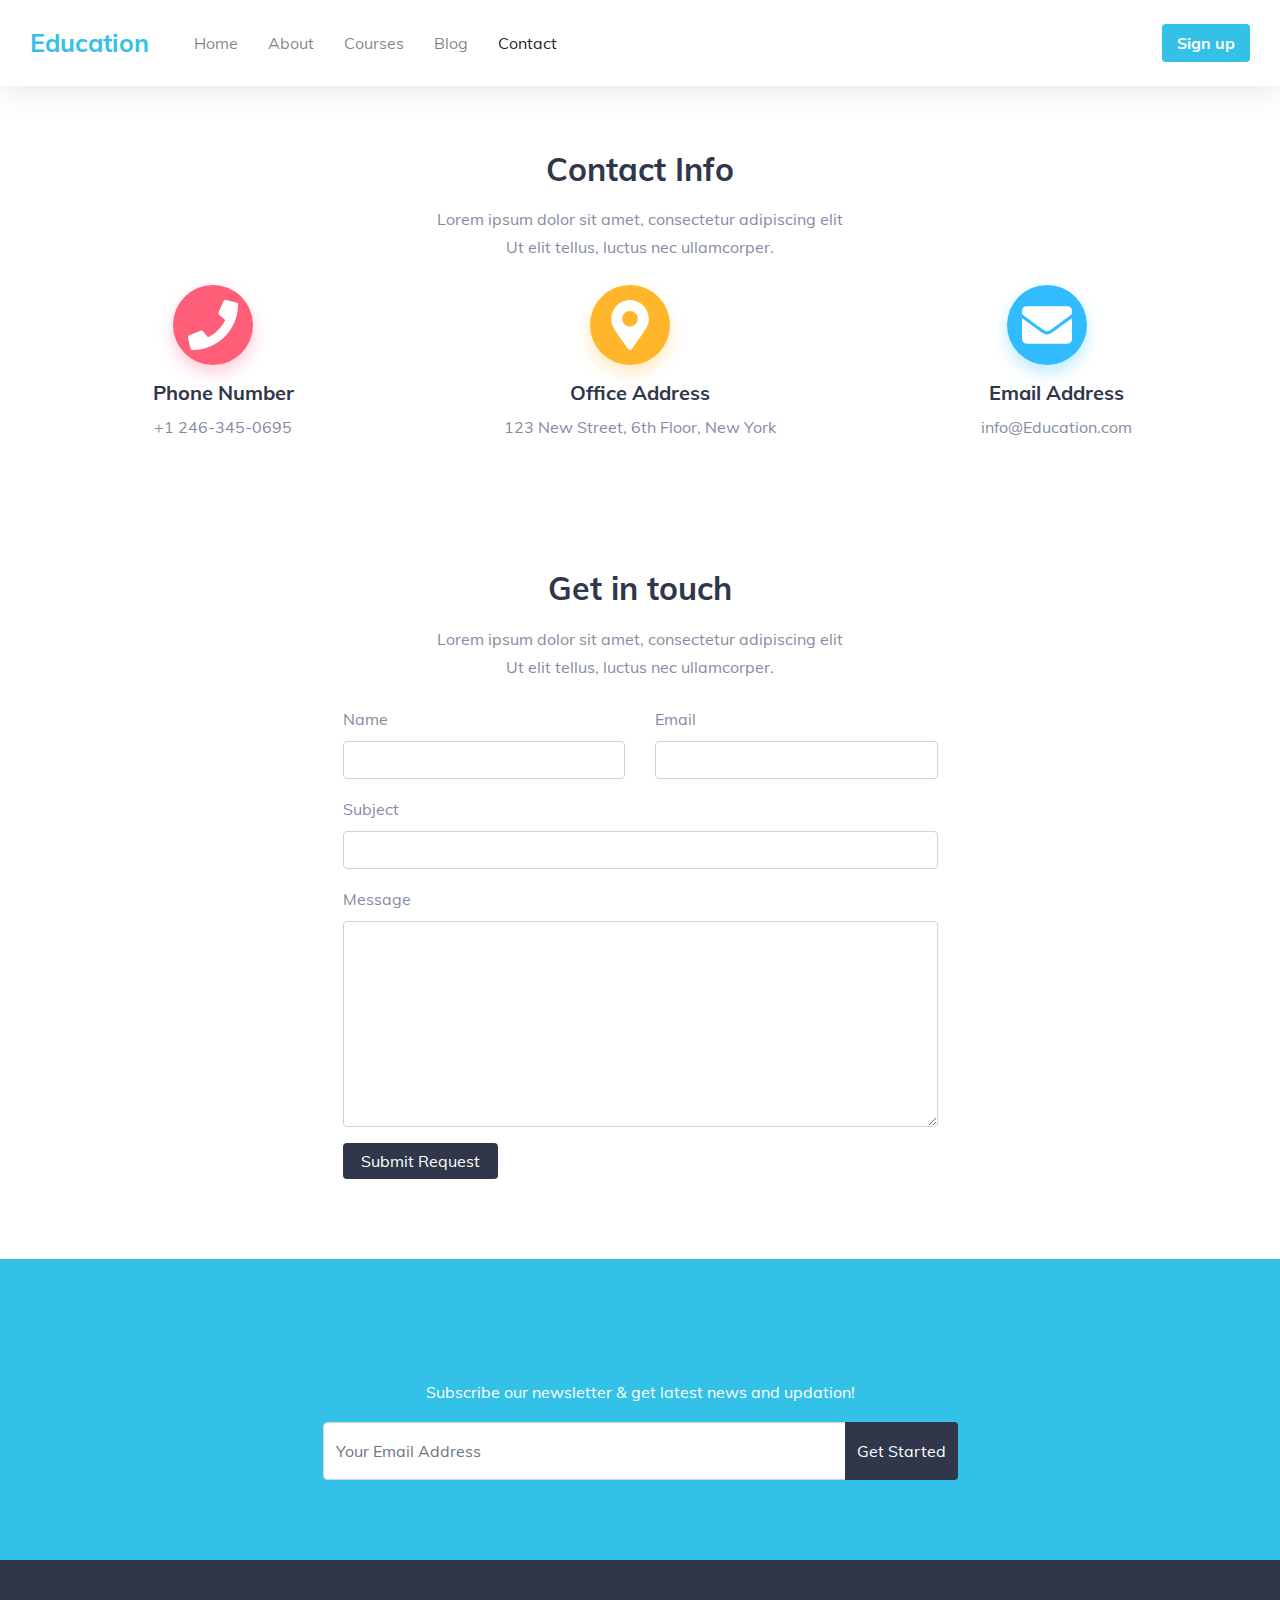
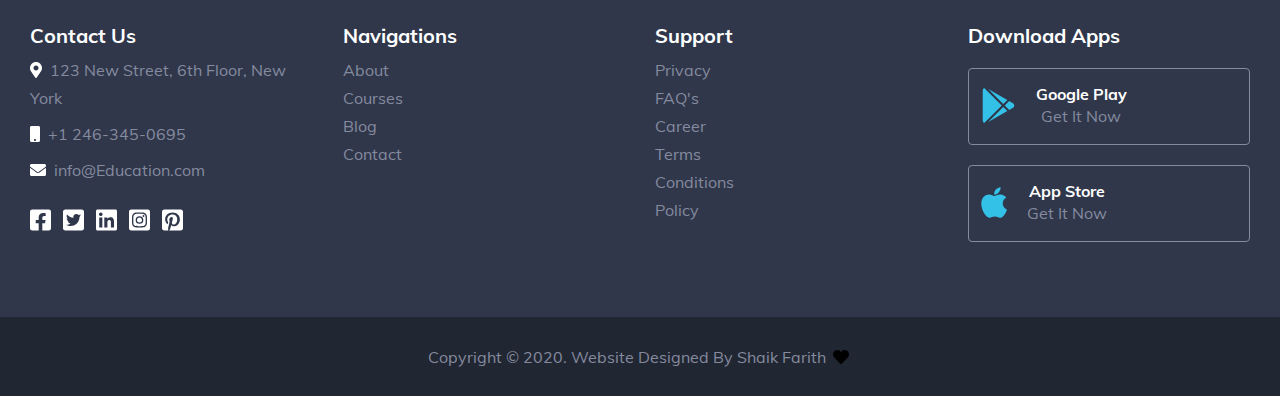
<file: contact.html>
<!DOCTYPE html>
<html lang="en">

<head>
  <meta charset="UTF-8">
  <meta name="viewport" content="width=device-width, initial-scale=1.0">
  <meta http-equiv="X-UA-Compatible" content="ie=edge">
  <title>Contact</title>
  <!-- CSS Link -->
  <link rel="stylesheet" href="css/owl.carousel.min.css">
  <link rel="stylesheet" href="css/owl.theme.default.min.css">
  <link rel="stylesheet" href="css/animate.css">
  <link rel="stylesheet" href="css/bootstrap.min.css">
  <link rel="stylesheet" href="css/style.css">
</head>

<body>
  <!-- Root Section Start-->
  <div id="root">
    <!-- Main Section Start-->
    <div class="main-section">
      <!-- Top Header Section Start-->
      <div class="top-header">
        <div class="container-fluid">
          <nav class="navbar navbar-expand-lg navbar-light navigation">
            <a class="navbar-brand nav-logo" href="#">Education</a>
            <button class="navbar-toggler" type="button" data-toggle="collapse" data-target="#navbarSupportedContent" aria-controls="navbarSupportedContent" aria-expanded="false" aria-label="Toggle navigation">
              <span class="navbar-toggler-icon"></span>
            </button>
            <div class="collapse navbar-collapse" id="navbarSupportedContent">
              <ul class="navbar-nav">
                <li class="nav-item">
                  <a class="nav-link navigation-menu" href="index.html">Home <span class="sr-only">(current)</span></a>
                </li>
                <li class="nav-item">
                  <a class="nav-link navigation-menu" href="about.html">About</a>
                </li>
                <li class="nav-item">
                  <a class="nav-link navigation-menu" href="course.html">Courses</a>
                </li>
                <li class="nav-item">
                  <a class="nav-link navigation-menu" href="blog.html">Blog</a>
                </li>
                <li class="nav-item active">
                  <a class="nav-link navigation-menu" href="#">Contact</a>
                </li>
              </ul>
              <ul class="navbar-nav ml-auto">
                <li class="nav-item">
                  <!-- <a class="btn btn-primary navigation-btn-green">Sign in</a> -->
                  <a class="btn btn-primary navigation-btn-green">Sign up</a>
                </li>
              </ul>
            </div>
          </nav>
        </div>
      </div>
      <!-- Top Header Section End-->
      <!-- Bottom Header Section Start-->
      <div class="bottom-header d-none">
        <div class="bottom-content">
          <div class="container-fluid">
            <div class="row bottom-main-row">
              <div class="col-lg-12">
                <h1 class="text-center">About</h1>
              </div>
            </div>
          </div>
        </div>
      </div>
      <!-- Bottom Header Section End-->

      <!-- Contact Section Start -->
      <section class="contact-section">
        <div class="container-fluid">
          <div class="row">
            <div class="col-12">
              <h2 class="section-heading wow fadeInUp" data-wow-duration="1s">Contact Info</h2>
              <p class="text-center mb-0">Lorem ipsum dolor sit amet, consectetur adipiscing elit</p>
              <p class="text-center mb-4">Ut elit tellus, luctus nec ullamcorper.</p>
            </div>
          </div>
          <div class="row">
            <div class="col-lg-4 col-md-4">
              <div class="contact-box text-center">
                <div class="contact-icon-wrap mb-3">
                  <i class="fas fa-phone fa-lg contact-icon contact-icon-1"></i>
                </div>
                <div class="contact-content-wrap">
                  <h5>Phone Number</h5>
                  <p class="mb-0">+1 246-345-0695</p>
                </div>
              </div>
            </div>
            <div class="col-lg-4 col-md-4">
              <div class="contact-box text-center">
                <div class="contact-icon-wrap mb-3">
                  <i class="fas fa-map-marker-alt contact-icon contact-icon-2"></i>
                </div>
                <div class="contact-content-wrap">
                  <h5>Office Address</h5>
                  <p class="mb-0">123 New Street, 6th Floor, New York</p>
                </div>
              </div>
            </div>
            <div class="col-lg-4 col-md-4">
              <div class="contact-box text-center">
                <div class="contact-icon-wrap mb-3">
                  <i class="fas fa-envelope contact-icon contact-icon-3"></i>
                </div>
                <div class="contact-content-wrap">
                  <h5>Email Address</h5>
                  <p class="mb-0">info@Education.com</p>
                </div>
              </div>
            </div>
          </div>
        </div>
      </section>
      <!-- Contact Section End -->

      <!-- Touch Section Start -->
      <section class="touch-section">
        <div class="container-fluid">
          <div class="row">
            <div class="col-12">
              <h2 class="section-heading wow fadeInUp" data-wow-duration="1s">Get in touch</h2>
              <p class="text-center mb-0">Lorem ipsum dolor sit amet, consectetur adipiscing elit</p>
              <p class="text-center mb-4">Ut elit tellus, luctus nec ullamcorper.</p>
            </div>
          </div>
          <div class="row">
            <div class="col-lg-6 col-md-6 mx-auto">
              <form class="">
                <div class="row">
                  <div class="col-lg-6 col-md-12">
                    <div class="form-group">
                      <label>Name</label>
                      <input type="text" class="form-control">
                    </div>
                  </div>
                  <div class="col-lg-6 col-md-12">
                    <div class="form-group">
                      <label>Email</label>
                      <input type="text" class="form-control">
                    </div>
                  </div>
                </div>
                <div class="form-group">
                  <label>Subject</label>
                  <input type="text" class="form-control">
                </div>
                <div class="form-group">
                  <label>Message</label>
                  <textarea class="form-control" name="name" rows="8" cols="80"></textarea>
                </div>
                <div class="form-group">
                  <button class="btn btn-secondary mx-auto contact-btn" type="button">Submit Request</button>
                </div>
              </form>
            </div>
          </div>
        </div>
      </section>
      <!-- Touch Section End -->

      <!-- Newletter Section Start -->
      <section class="newsletter-section">
        <div class="container">
          <div class="row">
            <div class="col-12">
              <h2 class="section-heading text-white wow fadeInUp" data-wow-duration="1s">Join Thousand Of Happy Students!</h2>
              <p class="text-white text-center">Subscribe our newsletter & get latest news and updation!</p>
            </div>
            <div class="col-lg-7 mx-auto">
              <div class="form-group form-wrap">
                <div class="input-group">
                  <input type="text" class="form-control sigmup-me" placeholder="Your Email Address" aria-label="Recipient's username" aria-describedby="basic-addon2">
                  <div class="input-group-append">
                    <button class="btn btn-outline-secondary signup-btn" type="button">Get Started</button>
                  </div>
                </div>
              </div>
            </div>
          </div>
        </div>
      </section>
      <!-- Newletter Section End -->

      <!-- Footer Section Top Start -->
      <footer class="footer-section-top">
        <div class="container-fluid">
          <div class="row">
            <div class="col-lg-3 col-md-6">
              <h5 class="text-white">Contact Us</h5>
              <ul class="list-unstyled mb-4">
                <li class="mb-2">
                  <i class="fas fa-map-marker-alt mr-1 text-white"></i>
                  <a class="footer-link" href="#">123 New Street, 6th Floor, New York</a>
                </li>
                <li class="mb-2">
                  <i class="fas fa-mobile mr-1 text-white"></i>
                  <a class="footer-link" href="#">+1 246-345-0695</a>
                </li>
                <li class="mb-2">
                  <i class="fas fa-envelope mr-1 text-white"></i>
                  <a class="footer-link" href="#">info@Education.com</a>
                </li>
              </ul>
              <ul class="list-unstyled list-inline">
                <li class="list-inline-item">
                  <a href="#">
                    <i class="fab fa-facebook-square social-icon"></i>
                  </a>
                </li>
                <li class="list-inline-item">
                  <a href="#">
                    <i class="fab fa-twitter-square social-icon"></i>
                  </a>
                </li>
                <li class="list-inline-item">
                  <a href="#">
                    <i class="fab fa-linkedin social-icon"></i>
                  </a>
                </li>
                <li class="list-inline-item">
                  <a href="#">
                    <i class="fab fa-instagram-square social-icon"></i>
                  </a>
                </li>
                <li class="list-inline-item">
                  <a href="#">
                    <i class="fab fa-pinterest-square social-icon"></i>
                  </a>
                </li>
              </ul>
            </div>
            <div class="col-lg-3 col-md-6">
              <h5 class="text-white">Navigations</h5>
              <ul class="list-unstyled">
                <li><a class="footer-link" href="#">About</a></li>
                <li><a class="footer-link" href="#">Courses</a></li>
                <li><a class="footer-link" href="#">Blog</a></li>
                <li><a class="footer-link" href="#">Contact</a></li>
              </ul>
            </div>
            <div class="col-lg-3 col-md-6">
              <h5 class="text-white">Support</h5>
              <ul class="list-unstyled">
                <li><a class="footer-link" href="#">Privacy</a></li>
                <li><a class="footer-link" href="#">FAQ's</a></li>
                <li><a class="footer-link" href="#">Career</a></li>
                <li><a class="footer-link" href="#">Terms</a></li>
                <li><a class="footer-link" href="#">Conditions</a></li>
                <li><a class="footer-link" href="#">Policy</a></li>
              </ul>
            </div>
            <div class="col-lg-3 col-md-6">
              <h5 class="text-white">Download Apps</h5>
              <div>
                <a class="btn btn-default download-btn" href="#">
                  <div class="app-icon">
                    <i class="fab fa-google-play download-icon"></i>
                  </div>
                  <div class="app-caps">
                    <h6 class="text-white m-0">Google Play</h6>
                    <p class="m-0">Get It Now</p>
                  </div>
                </a>
                <a class="btn btn-default download-btn" href="#">
                  <div class="app-icon">
                    <i class="fab fa-apple download-icon"></i>
                  </div>
                  <div class="app-caps">
                    <h6 class="text-white m-0">App Store</h6>
                    <p class="m-0">Get It Now</p>
                  </div>
                </a>
              </div>
            </div>
          </div>
        </div>
      </footer>
      <!-- Footer Section Top End -->

      <!-- Footer Section bottom Start -->
      <div class="footer-section-bottom">
        <p class="text-center m-0">Copyright © 2020. Website Designed By <span>Shaik Farith </span><i class="fas fa-heart heart-icon"></i></p>
      </div>
      <!-- Footer Section bottom End -->

    </div>
    <!-- Main Section End-->
  </div>
  <!-- Root Section End-->

  <!-- Script Link -->
  <script src="js/wow.js"></script>
  <script src="js/all.js" type="text/javascript"></script>
  <script src="js/jquery-3.4.1.min.js" type="text/javascript"></script>
  <script src="js/bootstrap.min.js" type="text/javascript"></script>
  <script src="js/owl.carousel.min.js"></script>
  <script src="js/wow.js"></script>
  <script src="js/script.js" charset="utf-8"></script>

</body>

</html>
</file>
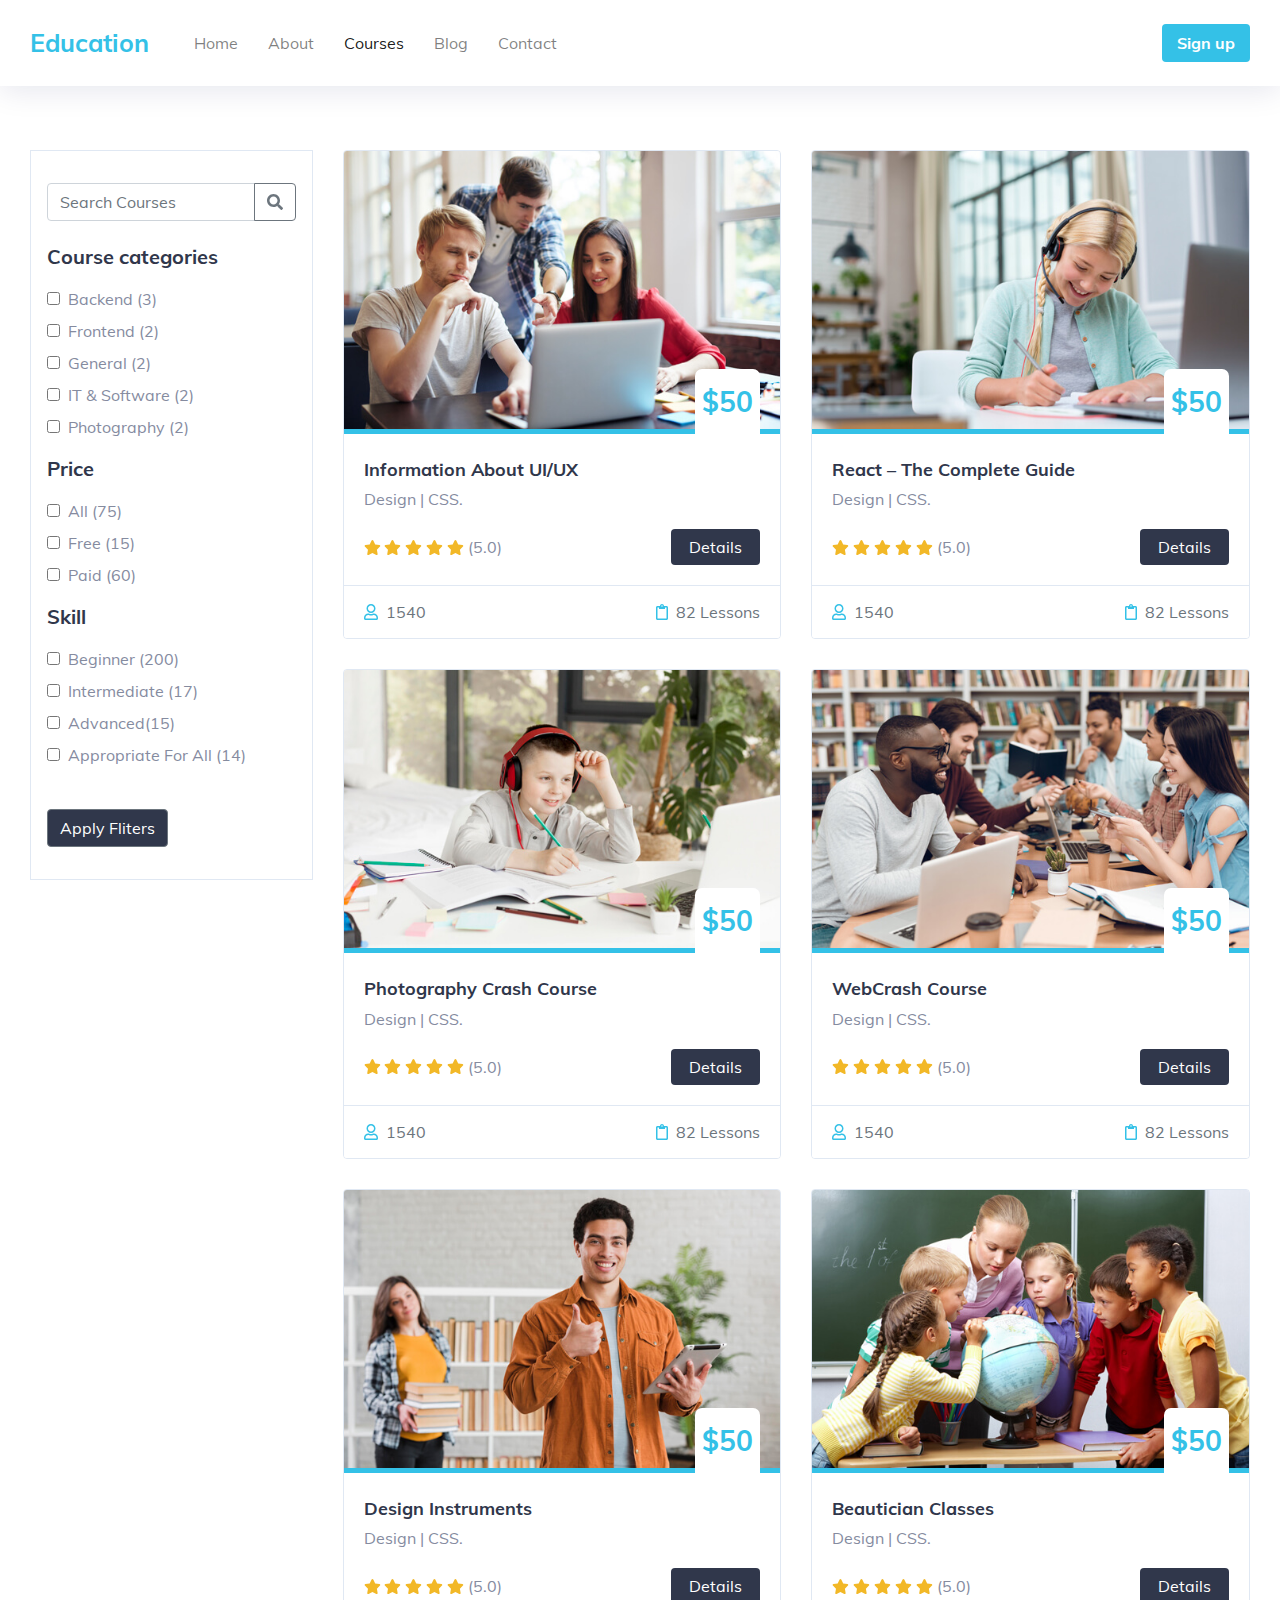
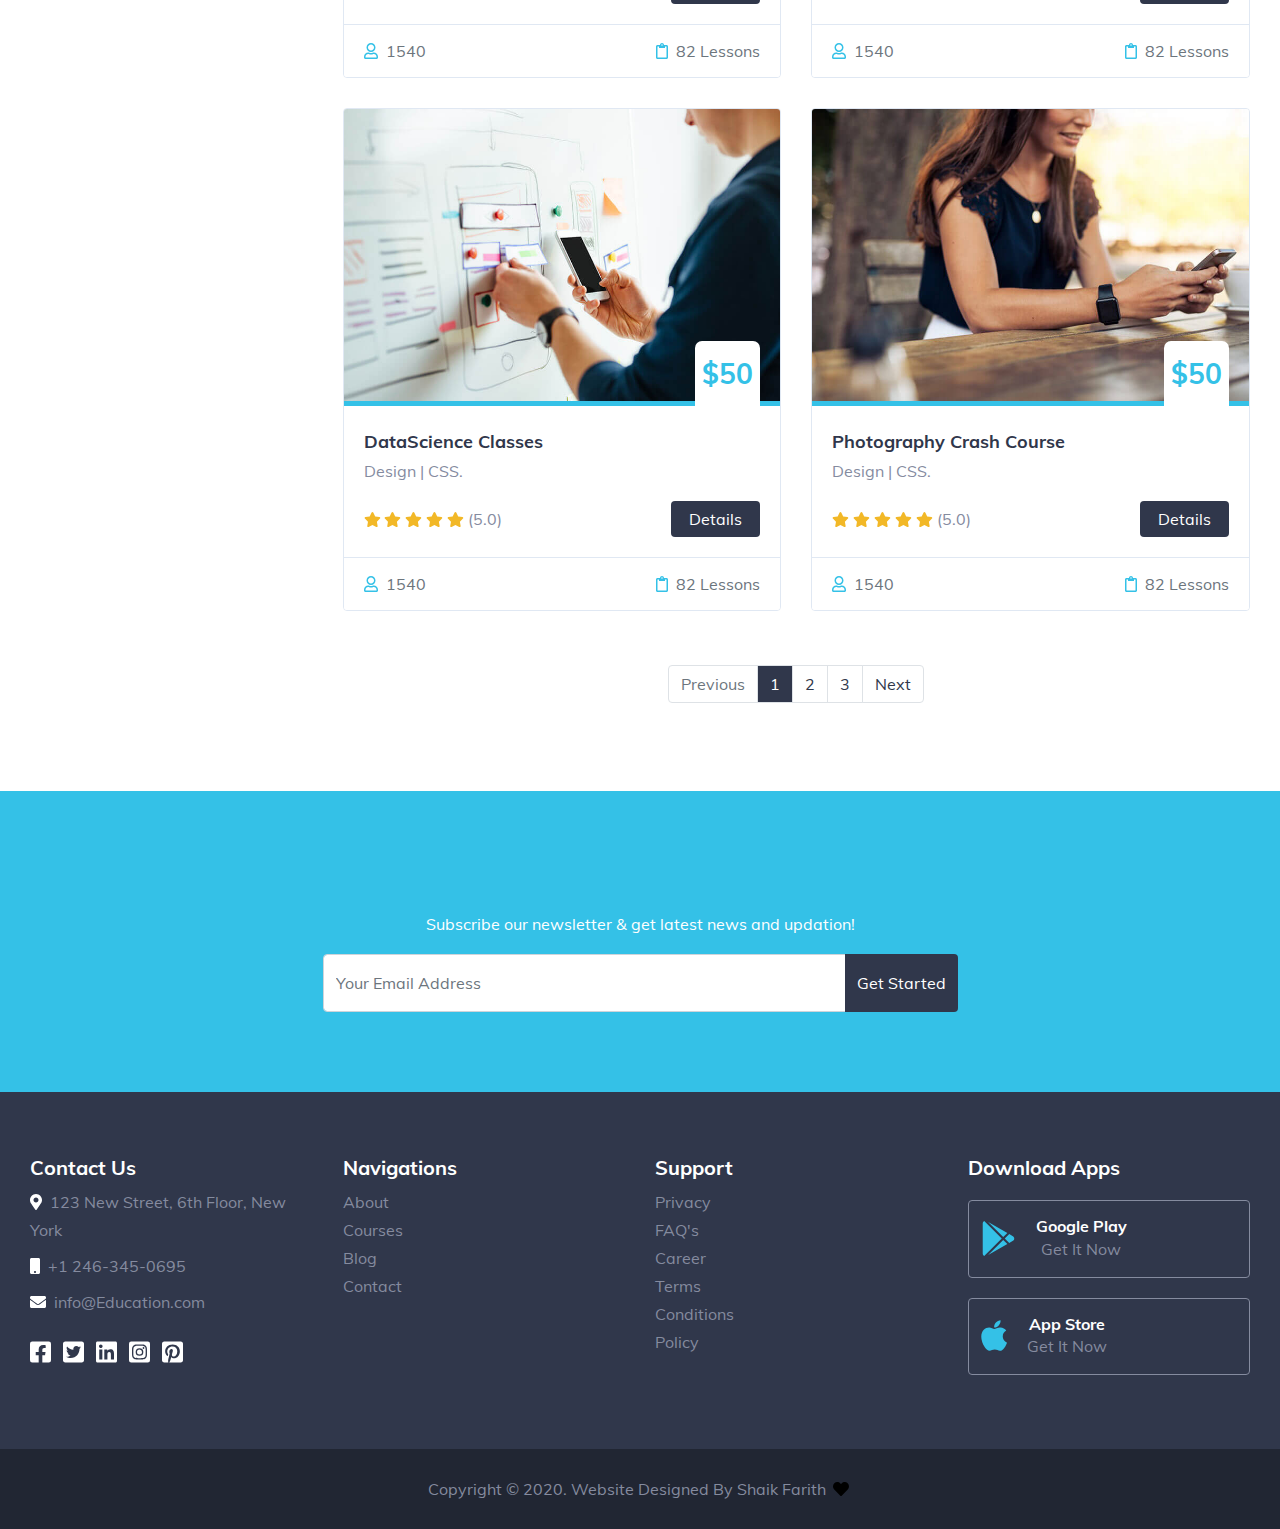
<file: course.html>
<!DOCTYPE html>
<html lang="en">

<head>
  <meta charset="UTF-8">
  <meta name="viewport" content="width=device-width, initial-scale=1.0">
  <meta http-equiv="X-UA-Compatible" content="ie=edge">
  <title>Course</title>
  <!-- CSS Link -->
  <link rel="stylesheet" href="css/owl.carousel.min.css">
  <link rel="stylesheet" href="css/owl.theme.default.min.css">
  <link rel="stylesheet" href="css/animate.css">
  <link rel="stylesheet" href="css/bootstrap.min.css">
  <link rel="stylesheet" href="css/style.css">
</head>

<body>
  <!-- Root Section Start-->
  <div id="root">
    <!-- Main Section Start-->
    <div class="main-section">
      <!-- Top Header Section Start-->
      <div class="top-header">
        <div class="container-fluid">
          <nav class="navbar navbar-expand-lg navbar-light navigation">
            <a class="navbar-brand nav-logo" href="#">Education</a>
            <button class="navbar-toggler" type="button" data-toggle="collapse" data-target="#navbarSupportedContent" aria-controls="navbarSupportedContent" aria-expanded="false" aria-label="Toggle navigation">
              <span class="navbar-toggler-icon"></span>
            </button>
            <div class="collapse navbar-collapse" id="navbarSupportedContent">
              <ul class="navbar-nav">
                <li class="nav-item">
                  <a class="nav-link navigation-menu" href="index.html">Home <span class="sr-only">(current)</span></a>
                </li>
                <li class="nav-item">
                  <a class="nav-link navigation-menu" href="about.html">About</a>
                </li>
                <li class="nav-item active">
                  <a class="nav-link navigation-menu" href="#">Courses</a>
                </li>
                <li class="nav-item">
                  <a class="nav-link navigation-menu" href="blog.html">Blog</a>
                </li>
                <li class="nav-item">
                  <a class="nav-link navigation-menu" href="#">Contact</a>
                </li>
              </ul>
              <ul class="navbar-nav ml-auto">
                <li class="nav-item">
                  <!-- <a class="btn btn-primary navigation-btn-green">Sign in</a> -->
                  <a class="btn btn-primary navigation-btn-green">Sign up</a>
                </li>
              </ul>
            </div>
          </nav>
        </div>
      </div>
      <!-- Top Header Section End-->
      <!-- Bottom Header Section Start-->
      <div class="bottom-header d-none">
        <div class="bottom-content">
          <div class="container-fluid">
            <div class="row bottom-main-row">
              <div class="col-lg-12">
                <h1 class="text-center">About</h1>
              </div>
            </div>
          </div>
        </div>
      </div>
      <!-- Bottom Header Section End-->
      <!-- Course Section Start -->
      <section class="course-section">
        <div class="container-fluid">
          <div class="row">
            <div class="col-lg-3 mb-xs-5 sidebar-wrap">
              <div class="page-sidebar">
                <form class="form-inline" action="index.html" method="post">
                  <div class="input-group mb-4">
                    <input type="text" class="form-control" placeholder="Search Courses" aria-label="Recipient's username" aria-describedby="basic-addon2">
                    <div class="input-group-append">
                      <button class="btn btn-outline-secondary" type="button"><i class="fas fa-search"></i></button>
                    </div>
                  </div>
                </form>
                <h5 class="mb-3">Course categories</h5>
                <ul class="list-unstyled">
                  <li class="form-check pl-0 mb-1">
                    <input class="mr-1" type="checkbox" id="inlineCheckbox1" value="option1">
                    <label class="form-check-label" for="inlineCheckbox2">Backend (3)</label>
                  </li>
                  <li class="form-check pl-0 mb-1">
                    <input class="mr-1" type="checkbox" id="inlineCheckbox1" value="option1">
                    <label class="form-check-label" for="inlineCheckbox2">Frontend (2)</label>
                  </li>
                  <li class="form-check pl-0 mb-1">
                    <input class="mr-1" type="checkbox" id="inlineCheckbox1" value="option1">
                    <label class="form-check-label" for="inlineCheckbox2">General (2)</label>
                  </li>
                  <li class="form-check pl-0 mb-1">
                    <input class="mr-1" type="checkbox" id="inlineCheckbox1" value="option1">
                    <label class="form-check-label" for="inlineCheckbox2">IT & Software (2)</label>
                  </li>
                  <li class="form-check pl-0 mb-1">
                    <input class="mr-1" type="checkbox" id="inlineCheckbox1" value="option1">
                    <label class="form-check-label" for="inlineCheckbox2">Photography (2)</label>
                  </li>
                </ul>
                <h5 class="mb-3">Price</h5>
                <ul class="list-unstyled">
                  <li class="form-check pl-0 mb-1">
                    <input class="mr-1" type="checkbox" id="inlineCheckbox1" value="option1">
                    <label class="form-check-label" for="inlineCheckbox2">All (75)</label>
                  </li>
                  <li class="form-check pl-0 mb-1">
                    <input class="mr-1" type="checkbox" id="inlineCheckbox1" value="option1">
                    <label class="form-check-label" for="inlineCheckbox2">Free (15)</label>
                  </li>
                  <li class="form-check pl-0 mb-1">
                    <input class="mr-1" type="checkbox" id="inlineCheckbox1" value="option1">
                    <label class="form-check-label" for="inlineCheckbox2">Paid (60)</label>
                  </li>
                </ul>
                <h5 class="mb-3">Skill</h5>
                <ul class="list-unstyled">
                  <li class="form-check pl-0 mb-1">
                    <input class="mr-1" type="checkbox" id="inlineCheckbox1" value="option1">
                    <label class="form-check-label" for="inlineCheckbox2">Beginner (200)</label>
                  </li>
                  <li class="form-check pl-0 mb-1">
                    <input class="mr-1" type="checkbox" id="inlineCheckbox1" value="option1">
                    <label class="form-check-label" for="inlineCheckbox2">Intermediate (17)</label>
                  </li>
                  <li class="form-check pl-0 mb-1">
                    <input class="mr-1" type="checkbox" id="inlineCheckbox1" value="option1">
                    <label class="form-check-label" for="inlineCheckbox2">Advanced(15)</label>
                  </li>
                  <li class="form-check pl-0 mb-1">
                    <input class="mr-1" type="checkbox" id="inlineCheckbox1" value="option1">
                    <label class="form-check-label" for="inlineCheckbox2">Appropriate For All (14)</label>
                  </li>
                </ul>
                <button class="btn btn-secondary fliter-btn mt-4" type="button" name="button">Apply Fliters</button>
              </div>
            </div>
            <div class="col-lg-9">
              <div class="row">
                <div class="col-lg-6 col-md-6">
                  <div class="item category-item">
                    <div class="card">
                      <a href="#">
                        <img class="card-img-top" src="image/course-img-1.jpg" alt="Card image cap">
                      </a>
                      <div class="card-body position-relative category-card">
                        <div class="price-shadow">
                          <h3 class="price-text">$50</h3>
                        </div>
                        <a class="category-title" href="">Information About UI/UX</a>
                        <p class="card-text">Design | CSS.</p>
                        <div class="d-flex align-items-center justify-content-between">
                          <ul class="list-unstyled list-inline mb-0">
                            <li class="list-inline-item rating"><i class="fa fa-star star"></i></li>
                            <li class="list-inline-item rating"><i class="fa fa-star star"></i></li>
                            <li class="list-inline-item rating"><i class="fa fa-star star"></i></li>
                            <li class="list-inline-item rating"><i class="fa fa-star star"></i></li>
                            <li class="list-inline-item rating"><i class="fa fa-star star"></i></li>
                            <li class="list-inline-item rating"><span>(5.0)</span></li>
                          </ul>
                          <a href="#" class="btn btn-primary category-btn">Details</a>
                        </div>
                      </div>
                      <div class="card-footer bg-white">
                        <ul class="list-unstyled list-inline mb-0 d-lg-flex align-items-center justify-content-between">
                          <li class="list-inline-item">
                            <i class="far fa-user mr-1 green"></i>
                            <span class="text-muted">1540</span>
                          </li>
                          <li class="list-inline-item">
                            <i class="far fa-clipboard mr-1 green"></i>
                            <span class="text-muted">82 Lessons</span>
                          </li>
                        </ul>
                        <!-- <a href="#" class="btn btn-primary feature-btn">Details</a> -->
                      </div>
                    </div>
                  </div>
                </div>
                <div class="col-lg-6 col-md-6">
                  <div class="item category-item">
                    <div class="card">
                      <a href="#">
                        <img class="card-img-top" src="image/course-img-2.jpg" alt="Card image cap">
                      </a>
                      <div class="card-body position-relative  category-card">
                        <div class="price-shadow">
                          <h3 class="price-text">$50</h3>
                        </div>
                        <a class="category-title" href="">React – The Complete Guide</a>
                        <p class="card-text">Design | CSS.</p>
                        <div class="d-flex align-items-center justify-content-between">
                          <ul class="list-unstyled list-inline mb-0">
                            <li class="list-inline-item rating"><i class="fa fa-star star"></i></li>
                            <li class="list-inline-item rating"><i class="fa fa-star star"></i></li>
                            <li class="list-inline-item rating"><i class="fa fa-star star"></i></li>
                            <li class="list-inline-item rating"><i class="fa fa-star star"></i></li>
                            <li class="list-inline-item rating"><i class="fa fa-star star"></i></li>
                            <li class="list-inline-item rating"><span>(5.0)</span></li>
                          </ul>
                          <a href="#" class="btn btn-primary category-btn">Details</a>
                        </div>
                      </div>
                      <div class="card-footer bg-white">
                        <ul class="list-unstyled list-inline mb-0 d-lg-flex align-items-center justify-content-between">
                          <li class="list-inline-item">
                            <i class="far fa-user mr-1 green"></i>
                            <span class="text-muted">1540</span>
                          </li>
                          <li class="list-inline-item">
                            <i class="far fa-clipboard mr-1 green"></i>
                            <span class="text-muted">82 Lessons</span>
                          </li>
                        </ul>
                        <!-- <a href="#" class="btn btn-primary feature-btn">Details</a> -->
                      </div>
                    </div>
                  </div>
                </div>
                <div class="col-lg-6 col-md-6">
                  <div class="item category-item">
                    <div class="card">
                      <a href="#">
                        <img class="card-img-top" src="image/course-img-3.jpg" alt="Card image cap">
                      </a>
                      <div class="card-body position-relative category-card">
                        <div class="price-shadow">
                          <h3 class="price-text">$50</h3>
                        </div>
                        <a class="category-title" href="">Photography Crash Course</a>
                        <p class="card-text">Design | CSS.</p>
                        <div class="d-flex align-items-center justify-content-between">
                        <ul class="list-unstyled list-inline mb-0">
                          <li class="list-inline-item rating"><i class="fa fa-star star"></i></li>
                          <li class="list-inline-item rating"><i class="fa fa-star star"></i></li>
                          <li class="list-inline-item rating"><i class="fa fa-star star"></i></li>
                          <li class="list-inline-item rating"><i class="fa fa-star star"></i></li>
                          <li class="list-inline-item rating"><i class="fa fa-star star"></i></li>
                          <li class="list-inline-item rating"><span>(5.0)</span></li>
                        </ul>
                        <a href="#" class="btn btn-primary category-btn">Details</a>
                        </div>
                      </div>
                      <div class="card-footer bg-white">
                        <ul class="list-unstyled list-inline mb-0 d-lg-flex align-items-center justify-content-between">
                          <li class="list-inline-item">
                            <i class="far fa-user mr-1 green"></i>
                            <span class="text-muted">1540</span>
                          </li>
                          <li class="list-inline-item">
                            <i class="far fa-clipboard mr-1 green"></i>
                            <span class="text-muted">82 Lessons</span>
                          </li>
                        </ul>
                        <!-- <a href="#" class="btn btn-primary feature-btn">Details</a> -->
                      </div>
                    </div>
                  </div>
                </div>
                <div class="col-lg-6 col-md-6">
                  <div class="item category-item">
                    <div class="card">
                      <a href="#">
                        <img class="card-img-top" src="image/course-img-4.jpg" alt="Card image cap">
                      </a>
                      <div class="card-body position-relative category-card">
                        <div class="price-shadow">
                          <h3 class="price-text">$50</h3>
                        </div>
                        <a class="category-title" href="">WebCrash Course</a>
                        <p class="card-text">Design | CSS.</p>
                        <div class="d-flex align-items-center justify-content-between">
                        <ul class="list-unstyled list-inline mb-0">
                          <li class="list-inline-item rating"><i class="fa fa-star star"></i></li>
                          <li class="list-inline-item rating"><i class="fa fa-star star"></i></li>
                          <li class="list-inline-item rating"><i class="fa fa-star star"></i></li>
                          <li class="list-inline-item rating"><i class="fa fa-star star"></i></li>
                          <li class="list-inline-item rating"><i class="fa fa-star star"></i></li>
                          <li class="list-inline-item rating"><span>(5.0)</span></li>
                        </ul>
                        <a href="#" class="btn btn-primary category-btn">Details</a>
                        </div>
                      </div>
                      <div class="card-footer bg-white">
                        <ul class="list-unstyled list-inline mb-0 d-lg-flex align-items-center justify-content-between">
                          <li class="list-inline-item">
                            <i class="far fa-user mr-1 green"></i>
                            <span class="text-muted">1540</span>
                          </li>
                          <li class="list-inline-item">
                            <i class="far fa-clipboard mr-1 green"></i>
                            <span class="text-muted">82 Lessons</span>
                          </li>
                        </ul>
                        <!-- <a href="#" class="btn btn-primary feature-btn">Details</a> -->
                      </div>
                    </div>
                  </div>
                </div>
                <div class="col-lg-6 col-md-6">
                  <div class="item category-item">
                    <div class="card">
                      <a href="#">
                        <img class="card-img-top" src="image/course-img-5.jpg" alt="Card image cap">
                      </a>
                      <div class="card-body position-relative category-card">
                        <div class="price-shadow">
                          <h3 class="price-text">$50</h3>
                        </div>
                        <a class="category-title" href="">Design Instruments</a>
                        <p class="card-text">Design | CSS.</p>
                        <div class="d-flex align-items-center justify-content-between">
                        <ul class="list-unstyled list-inline mb-0">
                          <li class="list-inline-item rating"><i class="fa fa-star star"></i></li>
                          <li class="list-inline-item rating"><i class="fa fa-star star"></i></li>
                          <li class="list-inline-item rating"><i class="fa fa-star star"></i></li>
                          <li class="list-inline-item rating"><i class="fa fa-star star"></i></li>
                          <li class="list-inline-item rating"><i class="fa fa-star star"></i></li>
                          <li class="list-inline-item rating"><span>(5.0)</span></li>
                        </ul>
                        <a href="#" class="btn btn-primary category-btn">Details</a>
                        </div>
                      </div>
                      <div class="card-footer bg-white">
                        <ul class="list-unstyled list-inline mb-0 d-lg-flex align-items-center justify-content-between">
                          <li class="list-inline-item">
                            <i class="far fa-user mr-1 green"></i>
                            <span class="text-muted">1540</span>
                          </li>
                          <li class="list-inline-item">
                            <i class="far fa-clipboard mr-1 green"></i>
                            <span class="text-muted">82 Lessons</span>
                          </li>
                        </ul>
                        <!-- <a href="#" class="btn btn-primary feature-btn">Details</a> -->
                      </div>
                    </div>
                  </div>
                </div>
                <div class="col-lg-6 col-md-6">
                  <div class="item category-item">
                    <div class="card">
                      <a href="#">
                        <img class="card-img-top" src="image/course-img-6.jpg" alt="Card image cap">
                      </a>
                      <div class="card-body position-relative category-card">
                        <div class="price-shadow">
                          <h3 class="price-text">$50</h3>
                        </div>
                        <a class="category-title" href="">Beautician Classes</a>
                        <p class="card-text">Design | CSS.</p>
                        <div class="d-flex align-items-center justify-content-between">
                        <ul class="list-unstyled list-inline mb-0">
                          <li class="list-inline-item rating"><i class="fa fa-star star"></i></li>
                          <li class="list-inline-item rating"><i class="fa fa-star star"></i></li>
                          <li class="list-inline-item rating"><i class="fa fa-star star"></i></li>
                          <li class="list-inline-item rating"><i class="fa fa-star star"></i></li>
                          <li class="list-inline-item rating"><i class="fa fa-star star"></i></li>
                          <li class="list-inline-item rating"><span>(5.0)</span></li>
                        </ul>
                        <a href="#" class="btn btn-primary category-btn">Details</a>
                        </div>
                      </div>
                      <div class="card-footer bg-white">
                        <ul class="list-unstyled list-inline mb-0 d-lg-flex align-items-center justify-content-between">
                          <li class="list-inline-item">
                            <i class="far fa-user mr-1 green"></i>
                            <span class="text-muted">1540</span>
                          </li>
                          <li class="list-inline-item">
                            <i class="far fa-clipboard mr-1 green"></i>
                            <span class="text-muted">82 Lessons</span>
                          </li>
                        </ul>
                        <!-- <a href="#" class="btn btn-primary feature-btn">Details</a> -->
                      </div>
                    </div>
                  </div>
                </div>
                <div class="col-lg-6 col-md-6">
                  <div class="item category-item">
                    <div class="card">
                      <a href="#">
                        <img class="card-img-top" src="image/course-img-7.jpg" alt="Card image cap">
                      </a>
                      <div class="card-body position-relative category-card">
                        <div class="price-shadow">
                          <h3 class="price-text">$50</h3>
                        </div>
                        <a class="category-title" href="">DataScience Classes</a>
                        <p class="card-text">Design | CSS.</p>
                        <div class="d-flex align-items-center justify-content-between">
                        <ul class="list-unstyled list-inline mb-0">
                          <li class="list-inline-item rating"><i class="fa fa-star star"></i></li>
                          <li class="list-inline-item rating"><i class="fa fa-star star"></i></li>
                          <li class="list-inline-item rating"><i class="fa fa-star star"></i></li>
                          <li class="list-inline-item rating"><i class="fa fa-star star"></i></li>
                          <li class="list-inline-item rating"><i class="fa fa-star star"></i></li>
                          <li class="list-inline-item rating"><span>(5.0)</span></li>
                        </ul>
                        <a href="#" class="btn btn-primary category-btn">Details</a>
                        </div>
                      </div>
                      <div class="card-footer bg-white">
                        <ul class="list-unstyled list-inline mb-0 d-lg-flex align-items-center justify-content-between">
                          <li class="list-inline-item">
                            <i class="far fa-user mr-1 green"></i>
                            <span class="text-muted">1540</span>
                          </li>
                          <li class="list-inline-item">
                            <i class="far fa-clipboard mr-1 green"></i>
                            <span class="text-muted">82 Lessons</span>
                          </li>
                        </ul>
                        <!-- <a href="#" class="btn btn-primary feature-btn">Details</a> -->
                      </div>
                    </div>
                  </div>
                </div>
                <div class="col-lg-6 col-md-6">
                  <div class="item category-item">
                    <div class="card">
                      <a href="#">
                        <img class="card-img-top" src="image/course-img-8.jpg" alt="Card image cap">
                      </a>
                      <div class="card-body position-relative category-card">
                        <div class="price-shadow">
                          <h3 class="price-text">$50</h3>
                        </div>
                        <a class="category-title" href="">Photography Crash Course</a>
                        <p class="card-text">Design | CSS.</p>
                        <div class="d-flex align-items-center justify-content-between">
                        <ul class="list-unstyled list-inline mb-0">
                          <li class="list-inline-item rating"><i class="fa fa-star star"></i></li>
                          <li class="list-inline-item rating"><i class="fa fa-star star"></i></li>
                          <li class="list-inline-item rating"><i class="fa fa-star star"></i></li>
                          <li class="list-inline-item rating"><i class="fa fa-star star"></i></li>
                          <li class="list-inline-item rating"><i class="fa fa-star star"></i></li>
                          <li class="list-inline-item rating"><span>(5.0)</span></li>
                        </ul>
                        <a href="#" class="btn btn-primary category-btn">Details</a>
                        </div>
                      </div>
                      <div class="card-footer bg-white">
                        <ul class="list-unstyled list-inline mb-0 d-lg-flex align-items-center justify-content-between">
                          <li class="list-inline-item">
                            <i class="far fa-user mr-1 green"></i>
                            <span class="text-muted">1540</span>
                          </li>
                          <li class="list-inline-item">
                            <i class="far fa-clipboard mr-1 green"></i>
                            <span class="text-muted">82 Lessons</span>
                          </li>
                        </ul>
                        <!-- <a href="#" class="btn btn-primary feature-btn">Details</a> -->
                      </div>
                    </div>
                  </div>
                </div>
              </div>
              <div class="row">
                <div class="col-lg-12">
                  <nav aria-label="Page navigation example">
                    <ul class="pagination justify-content-center my-4">
                      <li class="page-item disabled">
                        <a class="page-link" href="#" tabindex="-1">Previous</a>
                      </li>
                      <li class="page-item"><a class="page-link  pagination-active" href="#">1</a></li>
                      <li class="page-item"><a class="page-link jeans-blue" href="#">2</a></li>
                      <li class="page-item"><a class="page-link jeans-blue" href="#">3</a></li>
                      <li class="page-item">
                        <a class="page-link jeans-blue" href="#">Next</a>
                      </li>
                    </ul>
                  </nav>
                </div>
              </div>
            </div>
          </div>
      </section>
      <!-- Course Section End -->

      <!-- Newletter Section Start -->
      <section class="newsletter-section">
        <div class="container">
          <div class="row">
            <div class="col-12">
              <h2 class="section-heading text-white wow fadeInUp" data-wow-duration="1s">Join Thousand Of Happy Students!</h2>
              <p class="text-white text-center">Subscribe our newsletter & get latest news and updation!</p>
            </div>
            <div class="col-lg-7 mx-auto">
              <div class="form-group form-wrap">
                <div class="input-group">
                  <input type="text" class="form-control sigmup-me" placeholder="Your Email Address" aria-label="Recipient's username" aria-describedby="basic-addon2">
                  <div class="input-group-append">
                    <button class="btn btn-outline-secondary signup-btn" type="button">Get Started</button>
                  </div>
                </div>
              </div>
            </div>
          </div>
        </div>
      </section>
      <!-- Newletter Section End -->

      <!-- Footer Section Top Start -->
      <footer class="footer-section-top">
        <div class="container-fluid">
          <div class="row">
            <div class="col-lg-3 col-md-6">
              <h5 class="text-white">Contact Us</h5>
              <ul class="list-unstyled mb-4">
                <li class="mb-2">
                  <i class="fas fa-map-marker-alt mr-1 text-white"></i>
                  <a class="footer-link" href="#">123 New Street, 6th Floor, New York</a>
                </li>
                <li class="mb-2">
                  <i class="fas fa-mobile mr-1 text-white"></i>
                  <a class="footer-link" href="#">+1 246-345-0695</a>
                </li>
                <li class="mb-2">
                  <i class="fas fa-envelope mr-1 text-white"></i>
                  <a class="footer-link" href="#">info@Education.com</a>
                </li>
              </ul>
              <ul class="list-unstyled list-inline">
                <li class="list-inline-item">
                  <a href="#">
                    <i class="fab fa-facebook-square social-icon"></i>
                  </a>
                </li>
                <li class="list-inline-item">
                  <a href="#">
                    <i class="fab fa-twitter-square social-icon"></i>
                  </a>
                </li>
                <li class="list-inline-item">
                  <a href="#">
                    <i class="fab fa-linkedin social-icon"></i>
                  </a>
                </li>
                <li class="list-inline-item">
                  <a href="#">
                    <i class="fab fa-instagram-square social-icon"></i>
                  </a>
                </li>
                <li class="list-inline-item">
                  <a href="#">
                    <i class="fab fa-pinterest-square social-icon"></i>
                  </a>
                </li>
              </ul>
            </div>
            <div class="col-lg-3 col-md-6">
              <h5 class="text-white">Navigations</h5>
              <ul class="list-unstyled">
                <li><a class="footer-link" href="#">About</a></li>
                <li><a class="footer-link" href="#">Courses</a></li>
                <li><a class="footer-link" href="#">Blog</a></li>
                <li><a class="footer-link" href="#">Contact</a></li>
              </ul>
            </div>
            <div class="col-lg-3 col-md-6">
              <h5 class="text-white">Support</h5>
              <ul class="list-unstyled">
                <li><a class="footer-link" href="#">Privacy</a></li>
                <li><a class="footer-link" href="#">FAQ's</a></li>
                <li><a class="footer-link" href="#">Career</a></li>
                <li><a class="footer-link" href="#">Terms</a></li>
                <li><a class="footer-link" href="#">Conditions</a></li>
                <li><a class="footer-link" href="#">Policy</a></li>
              </ul>
            </div>
            <div class="col-lg-3 col-md-6">
              <h5 class="text-white">Download Apps</h5>
              <div>
                <a class="btn btn-default download-btn" href="#">
                  <div class="app-icon">
                    <i class="fab fa-google-play download-icon"></i>
                  </div>
                  <div class="app-caps">
                    <h6 class="text-white m-0">Google Play</h6>
                    <p class="m-0">Get It Now</p>
                  </div>
                </a>
                <a class="btn btn-default download-btn" href="#">
                  <div class="app-icon">
                    <i class="fab fa-apple download-icon"></i>
                  </div>
                  <div class="app-caps">
                    <h6 class="text-white m-0">App Store</h6>
                    <p class="m-0">Get It Now</p>
                  </div>
                </a>
              </div>
            </div>
          </div>
        </div>
      </footer>
      <!-- Footer Section Top End -->

      <!-- Footer Section bottom Start -->
      <div class="footer-section-bottom">
        <p class="text-center m-0">Copyright © 2020. Website Designed By <span>Shaik Farith </span><i class="fas fa-heart heart-icon"></i></p>
      </div>
      <!-- Footer Section bottom End -->

    </div>
    <!-- Main Section End-->
  </div>
  <!-- Root Section End-->

  <!-- Script Link -->
  <script src="js/wow.js"></script>
  <script src="js/all.js" type="text/javascript"></script>
  <script src="js/jquery-3.4.1.min.js" type="text/javascript"></script>
  <script src="js/bootstrap.min.js" type="text/javascript"></script>
  <script src="js/owl.carousel.min.js"></script>
  <script src="js/wow.js"></script>
  <script src="js/script.js" charset="utf-8"></script>

</body>

</html>
</file>
<file: css/style.css>
/* Common Section */
body {
  line-height: 1.75;
  font-family: Mulish-Regular;
}

@font-face {
  font-family: Mulish-Regular;
  src: url(../font/Mulish-Regular.ttf);
}

@font-face {
  font-family: Mulish-Bold;
  src: url(../font/Mulish-Bold.ttf);
}

h1, h2, h3, h4, h5, h6 {
  font-family: Mulish-Bold;
}

h1 {
  color: #fff;
}

h2, h3, h4, h5, h6 {
  color: #30374B;
}

p {
  color: #858b9f;
}

label {
  color: #858b9f;
}

span {
  color: #858b9f;
}

.input-bg {
  background-color: #f5f6fa;
}

.green {
  color: #34C1E7;
}

.orange {
  color: #FB770C;
}

.jeans-blue {
  color: #30374B;
}

.container-fluid {
  padding-left: 30px;
  padding-right: 30px;
}

.section-heading {
  margin-bottom: 17px;
  text-align: center;
}

.card {
  border: 1px solid #e0e8f3;
}

.card-footer {
  border-top: 1px solid #e0e8f3;
}

.owl-theme .owl-dots .owl-dot.active span, .owl-theme .owl-dots .owl-dot:hover span {
  background: #30374B;
  border: 0;
}

.owl-theme .owl-nav.disabled+.owl-dots {
  margin-top: 30px;
}

button:focus {
  outline: none;
}

.heart-icon{
  color: #000;
  margin: 0 3px;
}

/* Nav Section */
.main-section .top-header {
  background-color: #fff;
  box-shadow: 0 5px 30px rgba(0, 22, 84, 0.1);
}

.main-section .top-header .navigation {
  padding: 1rem 0;
}

.main-section .top-header .navigation .nav-logo {
  font-size: 25px;
  font-family: Mulish-Bold;
  margin-right: 30px;
  color: #34C1E7;
}

.main-section .top-header .navigation .navigation-menu {
  padding: 10px 15px;
}

.main-section .top-header .navigation .navigation-btn-orange {
  padding: 7px 15px;
  border: 1px solid rgba(100, 123, 156, 0.3);
  font-family: Mulish-Bold;
  color: #FB770C;
  background-color: #fff;
  margin-right: 15px;
  transition: all .5s;
}

.main-section .top-header .navigation .navigation-btn-orange:hover {
  background-color: #FB770C;
  color: #fff;
}

.main-section .top-header .navigation .navigation-btn-green {
  padding: 7px 15px;
  border: 0;
  font-family: Mulish-Bold;
  color: #fff;
  background-color: #34C1E7;
  transition: all .5s;
}

.main-section .top-header .navigation .navigation-btn-green:hover {
  color: #fff;
  background-color: #6C757D;
}

/* Bootom Header Start*/
.main-section .bottom-header {
  padding: 5% 0;
  background-color: #ECF5F8;
}

.welcome-right-wrap {
  position: relative;
}

.shape-img-one {
  position: absolute;
  right: 30px;
}

.shape-img-two {
  position: absolute;
  bottom: 50px;
  left: 15px;
}

.shape-img-three {
  position: absolute;
  bottom: 200px;
  right: 30px;
}

.main-section .bottom-header .bottom-content .bottom-main-row {
  align-items: center;
  justify-content: center;
}

.main-section .bottom-header .bottom-content .bottom-main-row .bottom-header-left .bottom-heading {
  color: #0A033C;
  font-size: 50px;
}

.main-section .bottom-header .bottom-content .bottom-main-row .bottom-header-left .bottom-text {
  color: #858b9f;
  font-size: 18px;
}

.main-section .bottom-header .bottom-content .bottom-main-row .bottom-header-left .form-wrap {
  margin-bottom: 0;
}

.main-section .bottom-header .bottom-content .bottom-main-row .bottom-header-left .form-wrap .search-box {
  padding: 1rem .75rem;
}

.main-section .bottom-header .bottom-content .bottom-main-row .bottom-header-left .form-wrap .search-btn {
  background-color: #34C1E7;
  color: #fff;
  border: 0;
  padding: 17px 25px;
  transition: all .5s;
}

.main-section .bottom-header .bottom-content .bottom-main-row .bottom-header-left .form-wrap .search-btn:hover {
  background-color: #6C757D;
}

.main-section .bottom-header .bottom-content .bottom-main-row .bottom-header-right .bottom-img {
  width: 100%;
}

.main-section .bottom-header .bottom-content .bottom-main-row .bottom-header-right .gradient-circle {
  position: absolute;
}

.main-section .bottom-header .bottom-content .bottom-main-row .bottom-header-right .main-img {
  position: relative;
  z-index: 1
}

/* Info Section Start */
.info-section {
  box-shadow: 0 2px 2px 0 rgba(62, 28, 131, 0.1);
}

.info-section .info-wrap {
  padding-top: 15px;
  padding-bottom: 15px;
}

.info-section .info-wrap .info {
  display: flex;
  align-items: center;
  padding-top: 15px;
  padding-bottom: 15px;
}

.info-section .info-wrap .info .info-icon {
  width: 60px;
  height: 60px;
  background: rgba(236, 245, 248, 0.58);
  border-radius: 50%;
  margin-right: 25px;
  color: #34C1E7;
  display: flex;
  justify-content: center;
  align-items: center;
  font-size: 22px;
}

.info-section .info-wrap .info .info-details {
  flex: 1;
}

/* Welcome Section */
.welcome-section {
  padding: 5% 0;
}

.welcome-section .welcome-title {
  -webkit-text-stroke-color: rgba(214, 214, 214, 0.6);
  color: transparent !important;
  -webkit-text-stroke-width: 1px;
  font-size: 75px;
  margin-bottom: 25px;
}

.welcome-section .welcome-li {
  display: flex;
  align-items: center;
  margin: 7px 0;
}

.welcome-section .arrow-icon {
  font-size: 35px;
  padding-right: 10px;
  color: #34C1E7;
}

.welcome-section .start-btn {
  background: #30374B;
  color: #fff;
  padding: 10px 20px;
  margin: 10px 0;
  border: 0;
}

.welcome-section .start-btn:hover {
  background-color: #6C757D;
  color: #fff;
}

/* Feature Section */
.feature-section {
  padding: 5% 0;
}

.feature-section .feature-item {
  padding: 0 15px;
}

.feature-section .feature-card {
  border-top: 5px solid #34C1E7;
}

.price-shadow {
  width: 65px;
  height: 65px;
  color: #fff;
  position: absolute;
  right: 20px;
  top: -65px;
  border-radius: 7px 7px 0 0;
  background: #fff;
}

.price-text {
  color: #34C1E7;
  text-align: center;
  line-height: 65px;
  margin: 0;
}

.feature-section .feature-item .feature-title {
  color: #30374B;
  font-size: 18px;
  font-family: Mulish-Bold;
}

.feature-section .feature-item .feature-title:hover {
  color: #6C757D;
  text-decoration: none;
}

.feature-section .feature-item .rating {
  margin-right: 0;
}

.feature-section .feature-item .rating:last-child {
  margin-right: 3px;
}

.feature-section .feature-item .rating .star {
  color: #f2b827;
  font-size: 15px;
}

.feature-section .feature-item .feature-btn {
  background-color: #30374B;
  color: #fff;
  border: 0;
  padding: 6px 18px;
}

.feature-section .feature-item .feature-btn:hover {
  background-color: #6C757D;
  color: #fff;
}

/* Category Section */
.popular-section {
  background: #F4F8FA;
  padding: 5% 0;
}

.popular-section .popular-section-heading {
  margin-bottom: 30px;
}

.popular-section-wrap {
  margin-bottom: 30px;
}

.popular-section .edu-cat {
  display: flex;
  align-items: center;
  padding: 20px;
  border-radius: 7px;
  box-shadow: 0px 2px 4px rgba(0, 0, 0, 0.10);
  transition: all .5s;
}

.popular-section .edu-cat:hover {
  transform: translateY(-10px);
}

.popular-section .edu-cat .edu-cat-icon {
  width: 85px;
  height: 85px;
  background-color: #fff;
  border-radius: 50%;
  display: flex;
  align-items: center;
  text-align: center;
  justify-content: center;
}

.cat-img {
  max-width: 45px;
}

.popular-section .edu-cat .edu-cat-data {
  padding-left: 25px;
}

.popular-section .edu-cat .edu-cat-data .video-icon {
  color: #A5A2A4;
  margin-right: 7px;
}

.popular-section .edu-cat .edu-cat-data .video-text {
  color: #A5A2A4;
}

/* Popular Section Box */
.box-1 {
  background: rgba(0, 173, 182, 0.1);
}

.box-1-link {
  color: #00adb6;
}

.box-1-link:hover {
  text-decoration: none;
  color: #00adb6;
}

.box-2 {
  background: rgba(247, 179, 32, 0.1);
}

.box-2-link {
  color: #f7b320;
}

.box-2-link:hover {
  text-decoration: none;
  color: #f7b320;
}

.box-3 {
  background: rgba(241, 7, 80, 0.1);
}

.box-3-link {
  color: #f10750;
}

.box-3-link:hover {
  text-decoration: none;
  color: #f10750;
}

.box-4 {
  background: rgba(154, 222, 69, 0.1);
}

.box-4-link {
  color: #9ade45;
}

.box-4-link:hover {
  text-decoration: none;
  color: #9ade45;
}

.box-5 {
  background: rgba(13, 214, 234, 0.1);
}

.box-5-link {
  color: #0dd6ea;
}

.box-5-link:hover {
  text-decoration: none;
  color: #0dd6ea;
}

.box-5 {
  background: rgba(13, 214, 234, 0.1);
}

.box-5-link {
  color: #0dd6ea;
}

.box-5-link:hover {
  text-decoration: none;
  color: #0dd6ea;
}

.box-6 {
  background: rgba(185, 95, 253, 0.1);
}

.box-6-link {
  color: #b95ffd;
}

.box-6-link:hover {
  text-decoration: none;
  color: #b95ffd;
}

.box-7 {
  background: rgba(236, 80, 152, 0.1);
}

.box-7-link {
  color: #ec5098;
}

.box-7-link:hover {
  text-decoration: none;
  color: #ec5098;
}

.box-8 {
  background: rgba(37, 165, 95, 0.1);
}

.box-8-link {
  color: #25a55f;
}

.box-8-link:hover {
  text-decoration: none;
  color: #25a55f;
}

.box-9 {
  background: rgba(234, 105, 13, 0.1);
}

.box-9-link {
  color: #ea690d;
}

.box-9-link:hover {
  text-decoration: none;
  color: #ea690d;
}

/* Testimonial Section */
.testimonial-section {
  background: url("../image/testimonial.png");
  padding: 5% 0;
}

.testimonial-section .testimonial-image {
  border: 6px solid #ebedf1;
  border-radius: 50%;
  margin-bottom: 20px;
}

.quote-icon {
  font-size: 40px;
  color: #34C1E7;
  margin-right: 15px;
}

.testimonial-section .prev-icon {
  background: url("../image/left-chevron.png");
}

/* Students Section */
.student-section {
  padding: 5% 0;
  background: #F4F8FA;
}

/* Newletter Section  */
.newsletter-section {
  background-color: #34C1E7;
  padding: 5% 0;
}

.newsletter-section .sigmup-me {
  padding: 1rem .75rem;
}

.signup-btn {
  background-color: #30374B;
  color: #fff;
  transition: all .5s;
  border: 0;
}

/* Footer Section Top Start */
.footer-section-top {
  padding: 5% 0;
  background-color: #30374B;
}

.footer-section-top .footer-link {
  color: #858b9f;
}

.footer-section-top .footer-link:hover {
  text-decoration: none;
}

.footer-section-top .social-icon {
  color: #fff;
  font-size: 24px;
}

.footer-section-top .download-btn {
  border: 1px solid #858b9f;
  background: transparent;
  display: flex;
  align-items: center;
  padding: 1rem .75rem;
  margin-top: 20px;
  transition: all .5s;
}

.footer-section-top .download-btn .download-icon {
  font-size: 35px;
  margin-right: 20px;
  color: #34C1E7;
}

.footer-section-top .download-btn .download-icon:hover {
  background-color: transparent;
}

/*  Footer Section Bottom */
.footer-section-bottom {
  padding: 2% 0;
  background-color: #212633;
}

/* Teacher Section Start */
.special-container {
  padding: 0;
}

.special-container .special-row {
  margin: 0;
  align-items: center;
}

.special-container .special-row .special-col {
  padding: 0;
}

.career-left {
  padding-left: 15px;
  padding-right: 15px;
}

.apply-btn {
  padding: 7px 15px;
  border: 0;
  font-family: Mulish-Bold;
  color: #fff;
  background-color: #34C1E7;
}

.teacher-section {
  background: #F4F8FA;
  padding: 5% 0;
}

.teacher-section .teacher-item {
  padding: 0 15px;
}

.teacher-section .teacher-item .teacher-img {
  border-radius: 50%;
  box-shadow: 0 0 0 1px #dce3ec, 0 8px 16px 0 #dce3ec;
  border: 1px solid #e0e8f3;
  background: #fff;
  padding: 4px;
  width: 65%;
  margin: 30px auto 15px;
}

.teacher-section .teacher-item .teacher-social-icon {
  color: #34C1E7;
  font-size: 18px;
}

/* Course Section Start */
.course-section {
  padding: 5% 0;
}

.course-section .page-sidebar {
  border: 1px solid #e0e8f3;
  padding: 2rem 1rem;
}

.course-section .category-item {
  margin-bottom: 30px;
}

.course-section .category-item .category-card {
  border-top: 5px solid #34C1E7;
}

.course-section .fliter-btn {
  background-color: #30374B;
  transition: all .5s;
}

.course-section .fliter-btn:hover {
  background-color: #6C757D;
}

.course-section .category-item .category-title {
  color: #30374B;
  font-size: 18px;
  font-family: Mulish-Bold
}

.course-section .category-item .category-title:hover {
  color: #34C1E7;
  text-decoration: none;
}

.course-section .category-item .rating {
  margin-right: 0;
}

.course-section .category-item .rating:last-child {
  margin-right: 3px;
}

.course-section .category-item .rating .star {
  color: #f2b827;
  font-size: 15px;
}

.course-section .category-item .category-btn {
  background-color: #30374B;
  color: #fff;
  border: 0;
  padding: 6px 18px;
  transition: all .5s;
}

.course-section .category-item .category-btn:hover {
  background-color: #6C757D;
}

.pagination-active {
  background-color: #30374B;
  color: #fff;
}

/* Blog Section Start */
.blog-section {
  padding: 5% 0;
}

.blog-section .blog-wrap {
  margin-bottom: 30px;
}

.blog-card {
  border-top: 5px solid #34C1E7;
}

.blog-section .blog-wrap .blog-title {
  color: #30374B;
  font-size: 18px;
  font-family: Mulish-Bold;
}

.blog-section .blog-wrap .blog-title:hover {
  color: #34C1E7;
  cursor: pointer;
}

.blog-section .blog-btn {
  padding: 7px 15px;
  border: 0;
  color: #fff;
  background-color: #34C1E7;
}

.blog-section .blog-btn:hover {
  background-color: #545b62;
}

.blog-section .load-btn {
  background-color: #30374B;
  color: #fff;
}

.blog-section .load-btn:hover {
  background-color: #545b62;
}

/* Event Section Start */
.event-section {
  background-color: #F4F8FA;
  padding: 5% 0;
}

.event-section .event-box {
  display: flex;
  align-items: center;
  padding: 30px;
  background-color: #fff;
  border: 1px solid #e5e5e5;
  margin-bottom: 30px;
}

.event-section .event-box .date {
  position: relative;
  width: 85px;
  height: 85px;
  border: 2px solid #34C1E7;
  border-radius: 4px;
  display: flex;
  justify-content: center;
  align-items: center;
  flex-direction: column;
}

.event-section .event-box .date::before {
  content: "";
  width: 2px;
  height: 14px;
  background-color: #34C1E7;
  position: absolute;
  top: -7px;
  left: 12px;
  border-radius: 2px;
}

.event-section .event-box .date::after {
  content: "";
  width: 2px;
  height: 14px;
  background-color: #34C1E7;
  position: absolute;
  top: -7px;
  right: 12px;
}

.event-section .date-holder {
  margin-right: 30px;
}

.event-section .event-icon {
  color: #34C1E7;
  margin-right: 2px;
  font-size: 18px;
}

.event-section .post-link {
  color: #30374B;
  font-size: 18px;
  font-family: Mulish-Bold;
}

.event-section .post-link:hover {
  color: #34C1E7;
  text-decoration: none;
}

.video-post {
  position: relative;
  margin-bottom: 30px;
}

.hover-post {
  position: absolute;
  left: 0;
  bottom: 0;
  right: 0;
  padding: 20px;
  background: linear-gradient(0deg, rgba(0, 0, 0, 0.8) 0, transparent 100%);
}

.video-link {
  position: absolute;
  top: 50%;
  left: 50%;
  margin-left: -27px;
  margin-top: -27px;
  width: 54px;
  height: 54px;
  border: 1px solid #fff;
  border-radius: 50%;
  text-align: center;
  line-height: 54px;
  color: #fff;
  padding-left: 3px;
}

.event-section .video-icon {
  color: #fff;
}

.event-section .iframe {
  width: 40px;
  height: 40px;
  line-height: 40px;
  margin-top: -30px;
  margin-left: -20px;
}

/* Contact Section */
.contact-section {
  padding: 5% 0;
}

.contact-section .contact-icon-wrap {
  margin-right: 20px;
}

.contact-icon-wrap .contact-icon {
  /* height: 80px; */
  width: 80px;
  padding: 15px;
  text-align: center;
  line-height: 80px;
  color: #fff;
  border-radius: 50%;
  font-size: 80px;
}

.contact-icon-1 {
  background: #ff5e79;
  box-shadow: 0px 8px 16px 0px rgba(255, 94, 121, 0.3);
}

.contact-icon-wrap .contact-icon-2 {
  background: #ffb62a;
  box-shadow: 0px 8px 16px 0px rgba(255, 182, 42, 0.3);
}

.contact-icon-wrap .contact-icon-3 {
  background: #30bcff;
  box-shadow: 0px 8px 16px 0px rgba(48, 188, 255, 0.3);
}

/* Touch Section */
.touch-section {
  padding: 5% 0;
}

.touch-section .contact-btn {
  background-color: #30374B;
  color: #fff;
  border: 0;
  padding: 6px 18px;
  transition: all .5s
}

.touch-section .contact-btn:hover {
  background-color: #6C757D;
}

/* Responsive Desgin */
@media (max-width: 1199px) {

  /* Index Page */
  .main-section .bottom-header .bottom-content .bottom-main-row .bottom-header-left .bottom-heading {
    font-size: 47px;
  }

  .info-section .info-wrap .info .info-icon {
    margin-right: 15px;
  }

  .info-section .info-wrap .info {
    padding-top: 30px;
    padding-bottom: 30px;
  }
}

@media (max-width: 991px) {

  /* Index Page */
  .main-section .bottom-header .bottom-content .bottom-main-row .bottom-header-left .bottom-heading {
    font-size: 43px;
  }

  .main-section .bottom-header-left {
    margin-bottom: 30px;
  }

  /* About Page */
  .welcome-section .welcome-title {
    font-size: 60px;
  }

  .welcome-left-wrap {
    order: 2;
  }

  .welcome-right-wrap {
    margin-bottom: 30px;
  }

  .welcome-left-wrap img {
    margin: auto;
    display: block;
  }

  .shape-img-two {
    bottom: -40px;
  }

  .shape-img-three {
    bottom: 125px;
    right: 200px;
  }

  /* Course Page */
  .page-sidebar {
    margin-bottom: 60px;
  }

  /* Blog Page */
  .event-box {
    margin-bottom: 30px !important;
  }
}

@media (max-width: 767px) {

  /* About Page */
  .shape-img-one, .shape-img-two, .shape-img-three {
    display: none;
  }

  .career-left {
    padding: 30px 15px;
  }

  /* Blog Page */
  .video-post {
    margin-bottom: 30px !important;
  }

  .event-section .iframe {
    position: absolute;
    top: 50%;
    left: 50%;
    margin-left: -27px;
    margin-top: -27px;
    width: 54px;
    height: 54px;
    line-height: 54px;
    padding-left: 3px;
  }

  .event-section .date-holder {
    margin-right: 25px;
  }

  .event-section .event-box {
    padding: 15px;
  }

  /* Contact Section */
  .contact-box {
    margin-bottom: 30px;
  }
}

@media (max-width: 540px) {

  /* Common Style */
  p {
    font-size: 14px;
  }

  em {
    font-size: 14px;
  }

  span {
    font-size: 14px;
  }

  label {
    font-size: 14px;
  }

  /* Index Page */
  .main-section .bottom-header .bottom-content .bottom-main-row .bottom-header-left .bottom-heading {
    font-size: 36px;
  }

  .main-section .bottom-header .bottom-content .bottom-main-row .bottom-header-left .bottom-text {
    font-size: 14px;
  }

  .main-section .bottom-header .bottom-content .bottom-main-row .bottom-header-left .form-wrap .search-box {
    padding: .75rem .75rem;
  }

  .main-section .bottom-header .bottom-content .bottom-main-row .bottom-header-left .form-wrap .search-btn {
    padding: 15px 25px;
  }

  .popular-section .edu-cat {
    padding: 15px;
  }

  /* Blog Page */
  .event-section .post-link {
    font-size: 16px;
  }
}
</file>
